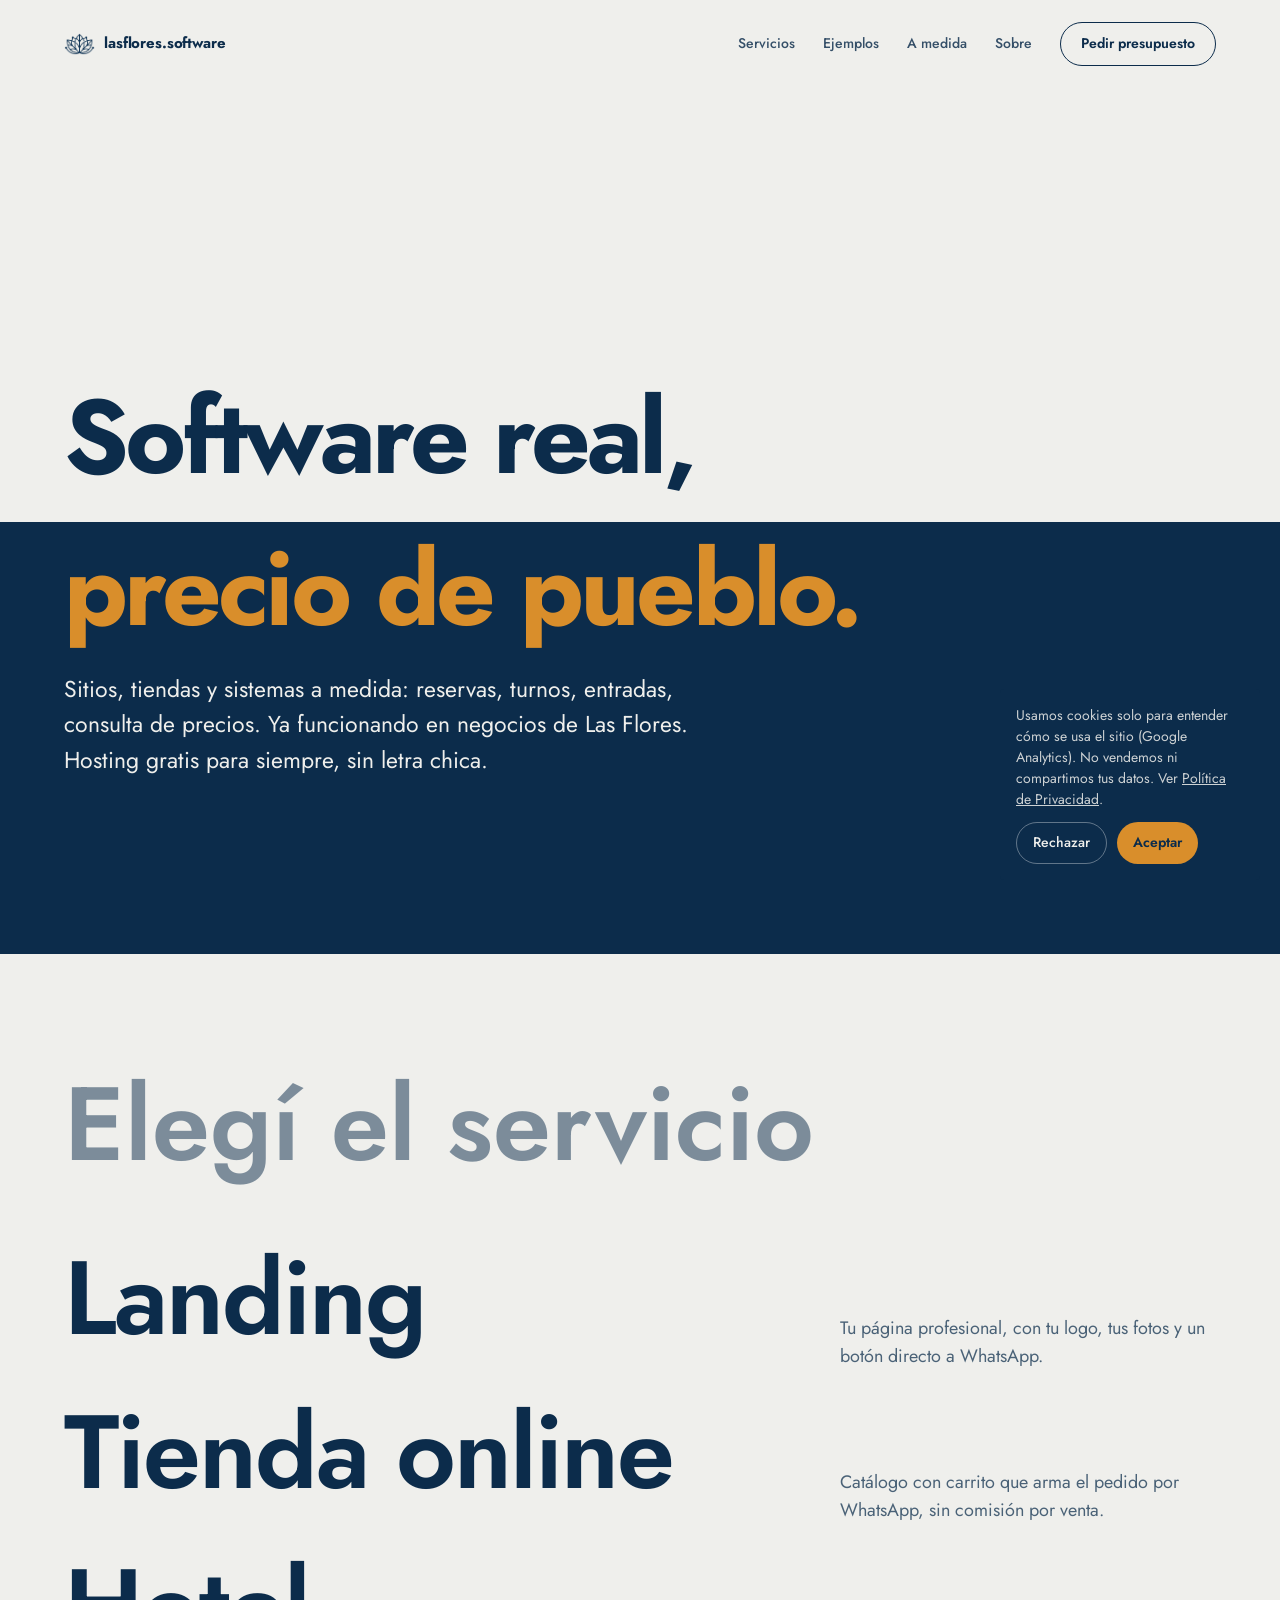
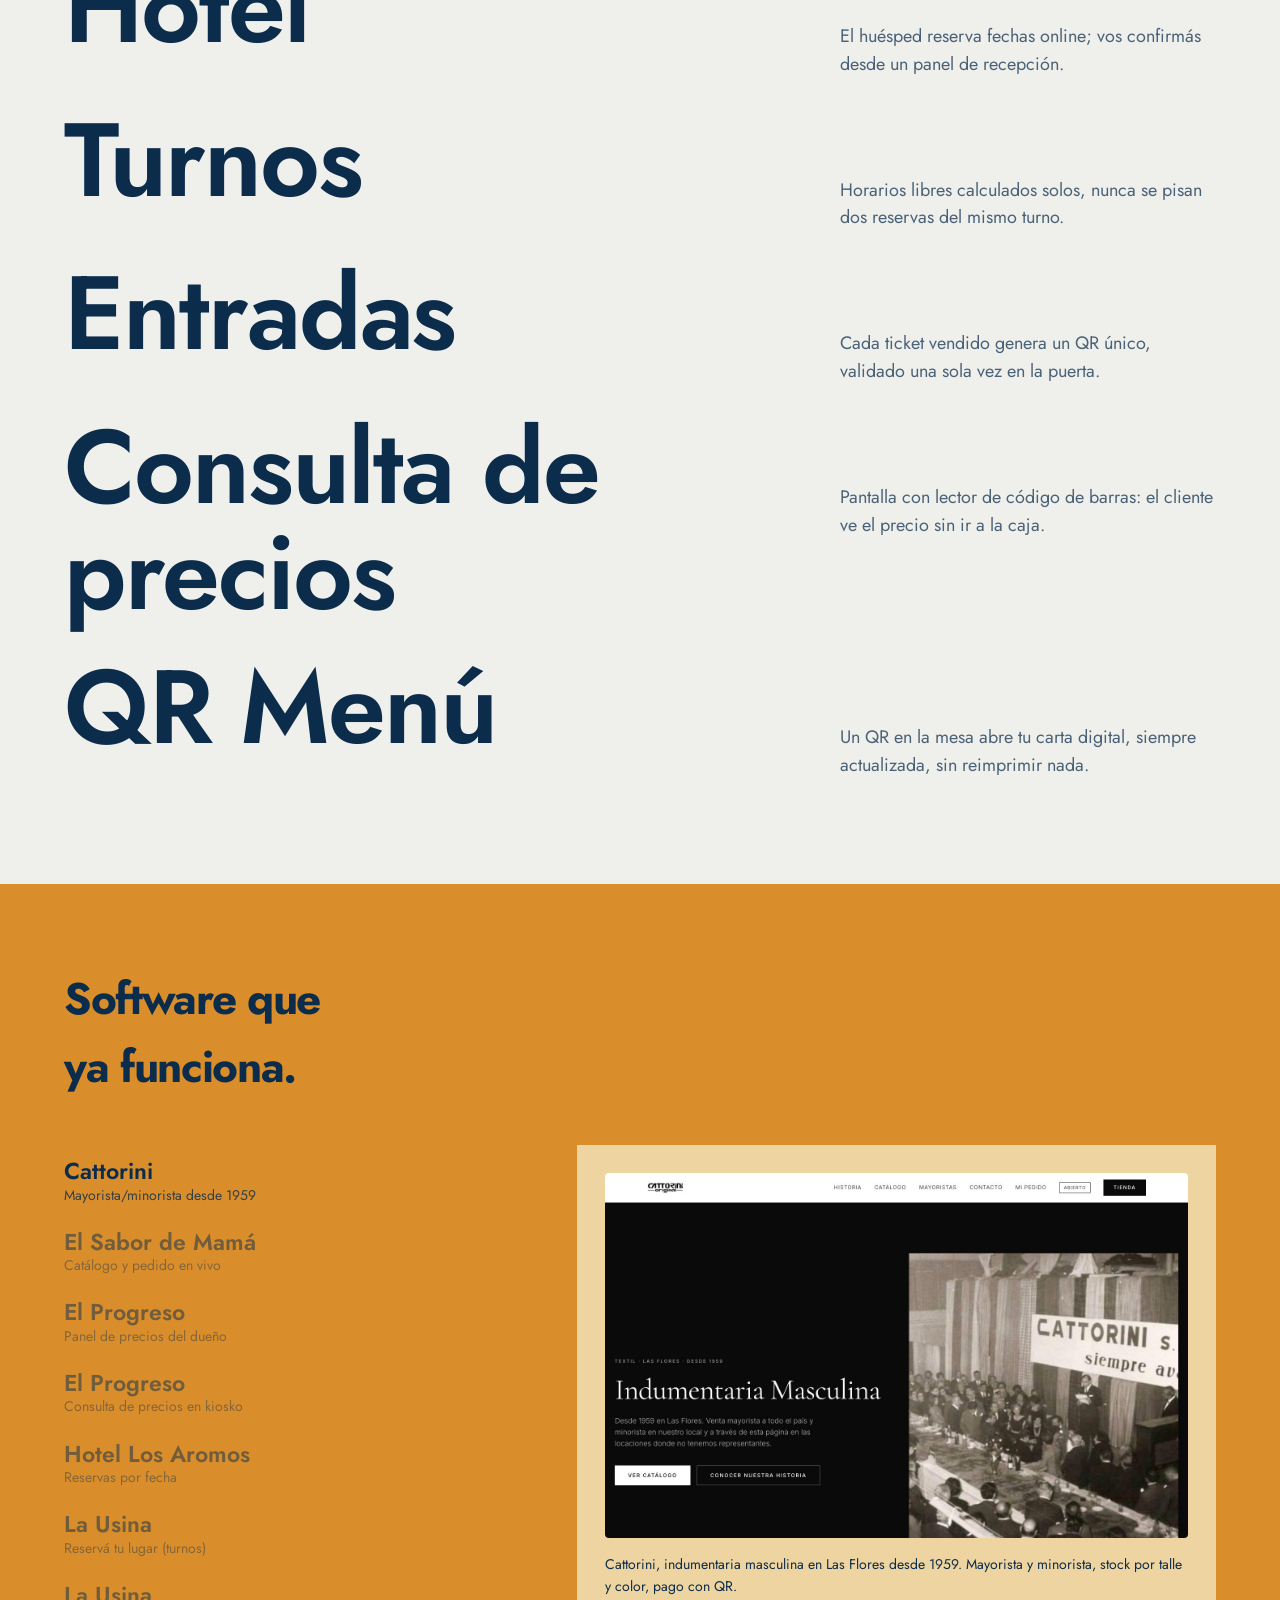
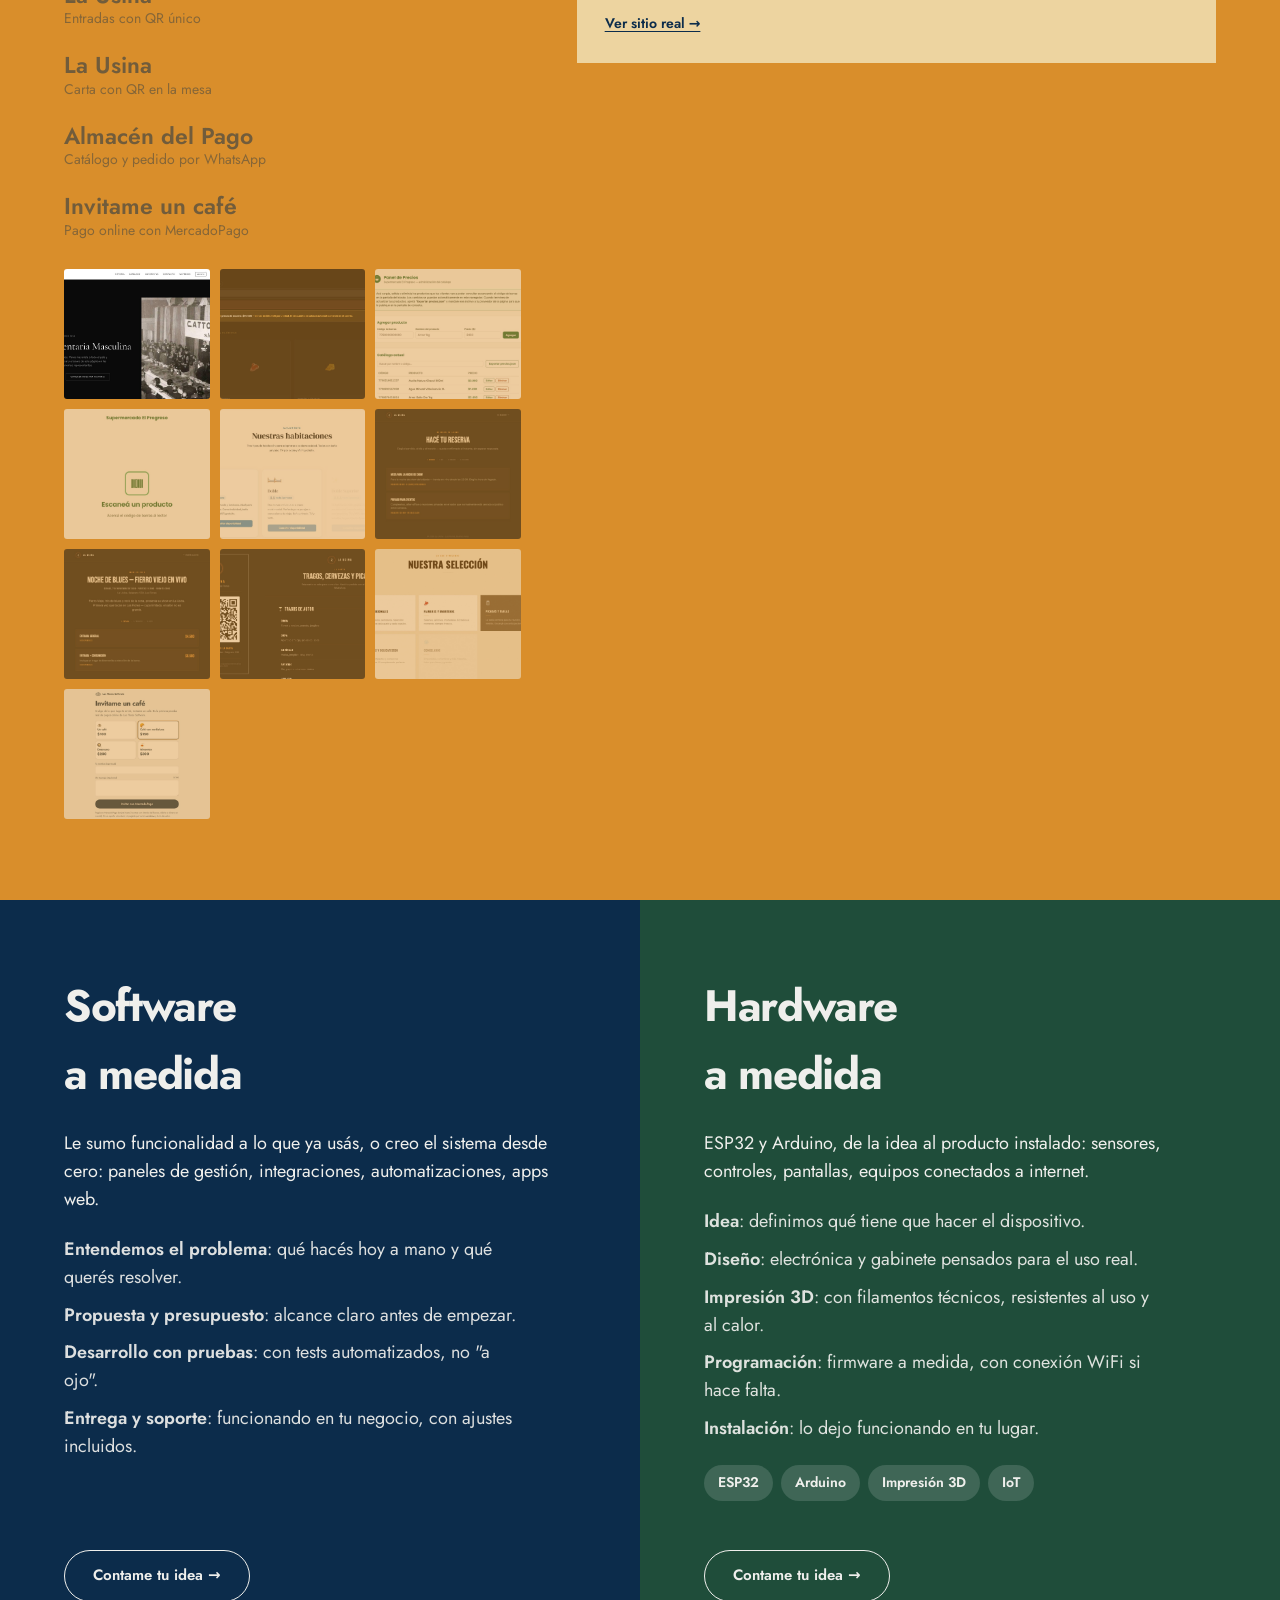
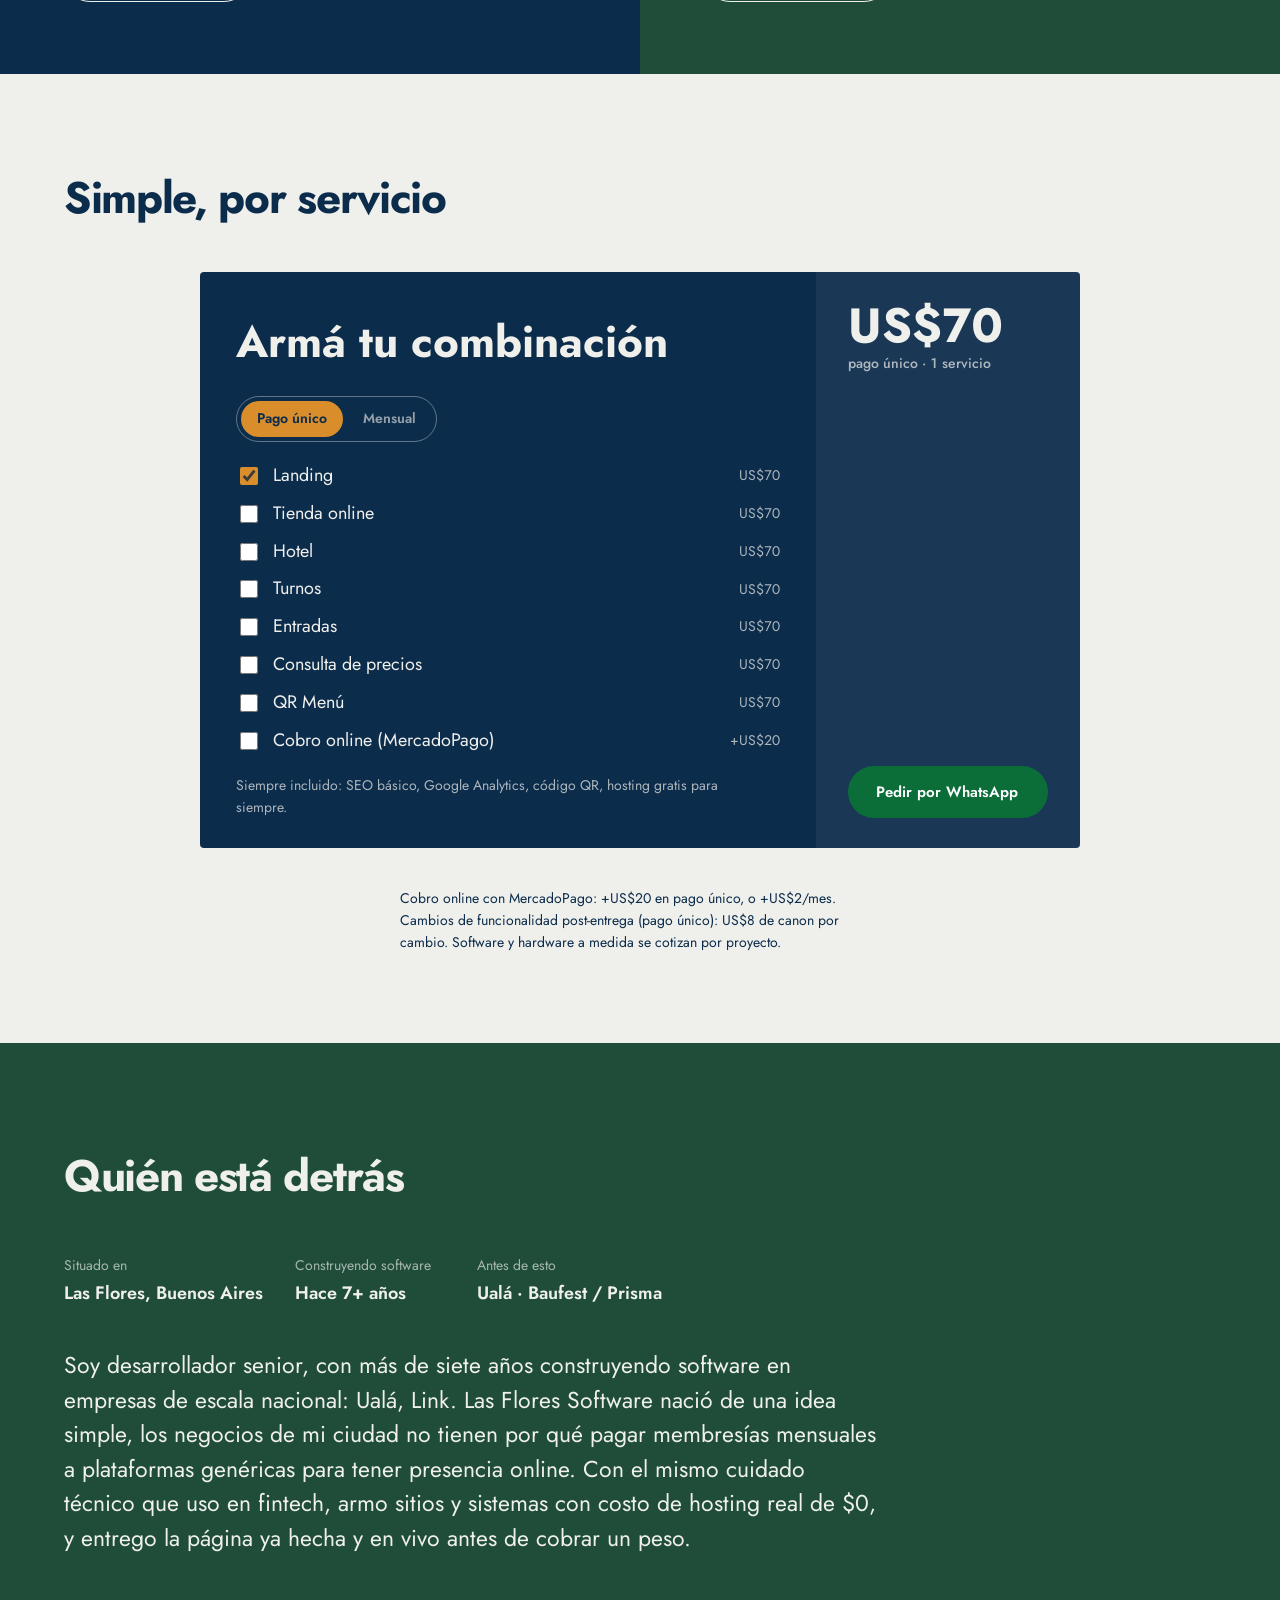
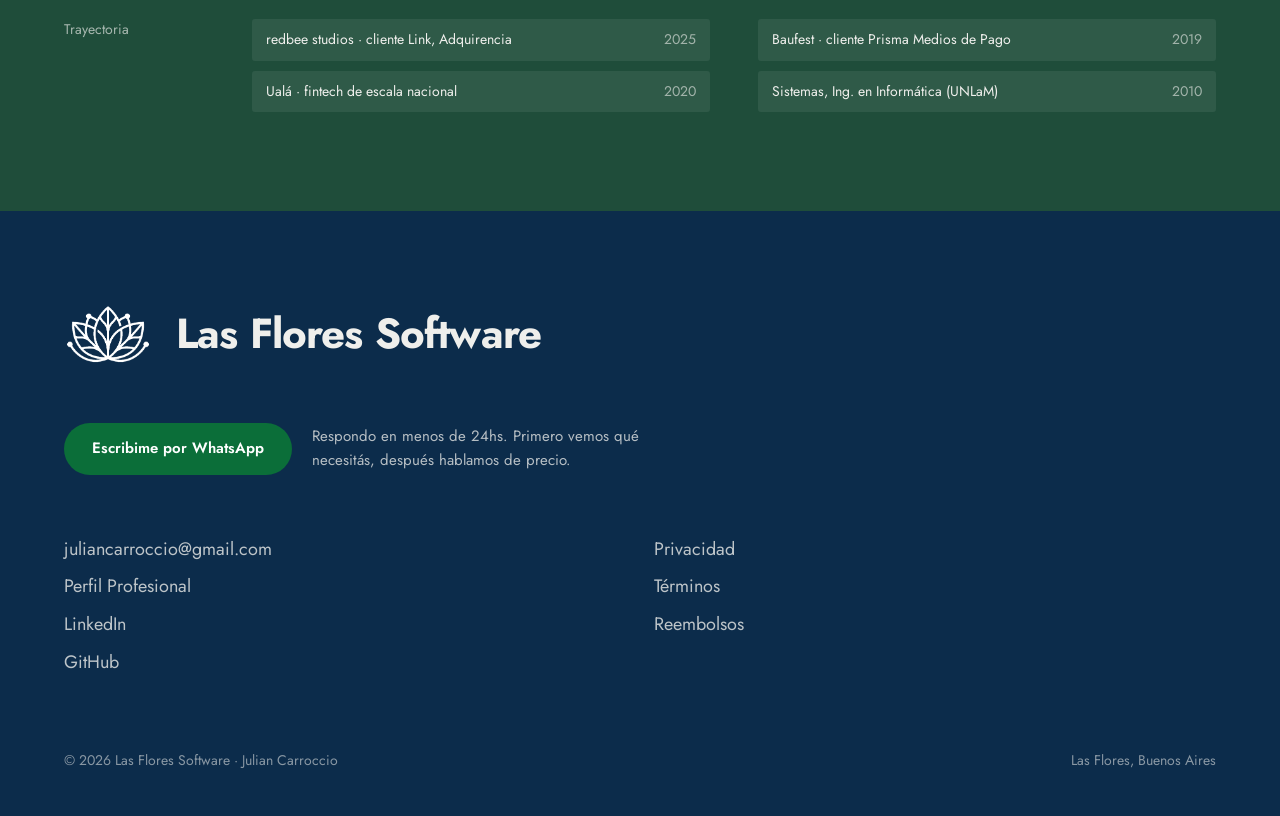
<file: index.html>
<!DOCTYPE html>
<html lang="es">
<head>
<meta charset="UTF-8" />
<meta name="viewport" content="width=device-width, initial-scale=1.0" />
<title>Las Flores Software: software real, precio de pueblo</title>
<link rel="icon" type="image/png" sizes="32x32" href="assets/favicon-32.png" />
<link rel="icon" type="image/png" sizes="512x512" href="assets/favicon-512.png" />
<link rel="apple-touch-icon" href="assets/apple-touch-icon.png" />

<meta name="description" content="Sitios web, tiendas online y sistemas a medida (reservas, turnos, entradas) para negocios de Las Flores, Buenos Aires. Pago único o mensual, hosting gratis para siempre." />
<meta name="author" content="Julian Carroccio" />
<link rel="canonical" href="https://lasflores.software" />

<meta property="og:type" content="website" />
<meta property="og:url" content="https://lasflores.software" />
<meta property="og:title" content="Las Flores Software: software real, precio de pueblo" />
<meta property="og:description" content="Sitios web, tiendas online y sistemas a medida para negocios de Las Flores. Pago único o mensual, hosting gratis para siempre." />
<meta property="og:image" content="https://lasflores.software/assets/favicon-512.png" />
<meta property="og:locale" content="es_AR" />

<meta name="twitter:card" content="summary" />
<meta name="twitter:title" content="Las Flores Software" />
<meta name="twitter:description" content="Sitios web, tiendas online y sistemas a medida para negocios de Las Flores." />
<meta name="twitter:image" content="https://lasflores.software/assets/favicon-512.png" />

<script type="application/ld+json">
{
  "@context": "https://schema.org",
  "@type": "ProfessionalService",
  "name": "Las Flores Software",
  "url": "https://lasflores.software",
  "founder": { "@type": "Person", "name": "Julian Carroccio" },
  "address": { "@type": "PostalAddress", "addressLocality": "Las Flores", "addressRegion": "Buenos Aires", "addressCountry": "AR" },
  "sameAs": ["https://github.com/juliancarroccio", "https://ar.linkedin.com/in/julian-carroccio"]
}
</script>

<link rel="preconnect" href="https://fonts.googleapis.com" />
<link rel="preconnect" href="https://fonts.gstatic.com" crossorigin />
<link href="https://fonts.googleapis.com/css2?family=Jost:wght@400;500;600;700&display=swap" rel="stylesheet" />
<noscript><style>[data-reveal]{opacity:1!important;transform:none!important;}</style></noscript>

<style>
*, *::before, *::after { box-sizing: border-box; }
html { -webkit-text-size-adjust: 100%; scroll-behavior: auto; overflow-x: hidden; }
body { margin: 0; overflow-x: hidden; max-width: 100%; background: #EFEFEC; color: #0C2C4B; font-family: 'Jost', system-ui, sans-serif; font-size: 16px; line-height: 1.55; -webkit-font-smoothing: antialiased; }
h1,h2,h3,h4,p,ul,ol,figure,blockquote { margin: 0; }
ul,ol { padding: 0; list-style: none; }
img,svg { display: block; max-width: 100%; }
button, input { font: inherit; color: inherit; }
button { background: none; border: 0; padding: 0; cursor: pointer; }
a { color: inherit; text-decoration: none; }
:focus-visible { outline: 2px solid #D98E2B; outline-offset: 3px; }
::selection { background: #D98E2B; color: #0C2C4B; }

:root {
  --navy: #0C2C4B;
  --paper: #EFEFEC;
  --gold: #D98E2B;
  --gold-dim: #B5752A;
  --green: #1F4D3A;
  --muted-on-paper: #43596E;
  --muted-on-navy: #93A7B8;
  --wa: #0B6E39;
  --margin: clamp(20px, 5vw, 80px);
  --step-small: 14px;
  --step-body: clamp(17px, 1rem + 0.2vw, 18px);
  --step-lead: clamp(20px, 1.2rem + 0.5vw, 23px);
  --step-head: clamp(30px, 1.2rem + 2.6vw, 44px);
  --step-display: clamp(48px, 1.5rem + 7.5vw, 104px);
  --ease-out: cubic-bezier(.22,1,.36,1);
  --t-reveal: 760ms;
}

h1,h2,h3 { font-weight: 700; letter-spacing: -0.03em; text-wrap: balance; }
p { max-width: 62ch; }

/* ---------- fixed header: no bar, no blur, ink follows the chapter beneath it ---------- */
header.sitenav {
  position: fixed; top: 0; left: 0; right: 0; z-index: 100;
  display: flex; align-items: center; justify-content: space-between;
  padding: 22px var(--margin);
  color: var(--header-ink, var(--navy));
  transition: color 300ms ease;
  pointer-events: none;
}
header.sitenav * { pointer-events: auto; }
.nav-word { font-weight: 700; font-size: 15px; letter-spacing: -0.01em; display: flex; align-items: center; gap: 9px; }
.nav-word img { height: 22px; width: auto; }
.nav-links { display: flex; align-items: center; gap: 28px; }
.nav-links a.nav-link { font-size: 14px; font-weight: 500; opacity: .82; transition: opacity .18s; }
.nav-links a.nav-link:hover { opacity: 1; }
.nav-btn { font-size: 14px; font-weight: 600; padding: 10px 20px; border: 1.5px solid currentColor; border-radius: 999px; transition: background-color .18s, color .18s; }
.nav-btn:hover { background: currentColor; color: var(--navy); }
.nav-toggle { display: none; width: 30px; height: 30px; flex-direction: column; justify-content: center; gap: 6px; }
.nav-toggle span { display: block; height: 2px; width: 100%; background: currentColor; transition: transform .25s, opacity .25s; }
.nav-toggle.open span:nth-child(1) { transform: translateY(8px) rotate(45deg); }
.nav-toggle.open span:nth-child(2) { opacity: 0; }
.nav-toggle.open span:nth-child(3) { transform: translateY(-8px) rotate(-45deg); }
@media (max-width: 860px) {
  .nav-links { display: none; }
  .nav-toggle { display: flex; }
}

.mobile-menu { position: fixed; inset: 0; z-index: 99; background: var(--navy); color: var(--paper); display: none; flex-direction: column; align-items: flex-start; justify-content: center; gap: 26px; padding: 0 var(--margin); transform: translateY(-16px); opacity: 0; pointer-events: none; transition: opacity .25s, transform .25s; }
.mobile-menu.open { display: flex; opacity: 1; transform: translateY(0); pointer-events: auto; }
.mobile-menu a { font-size: 30px; font-weight: 600; }
.mobile-menu .nav-btn { border-color: var(--paper); margin-top: 8px; }
.mobile-menu .nav-btn:hover { background: var(--paper); color: var(--navy); }

/* ---------- shared section rhythm ---------- */
.field { width: 100%; }
.pad { padding-left: var(--margin); padding-right: var(--margin); }
.small { font-size: var(--step-small); }
.lead { font-size: var(--step-lead); line-height: 1.4; }
.muted-p { color: var(--muted-on-paper); }
.muted-n { color: var(--muted-on-navy); }

.btn { display: inline-flex; align-items: center; gap: 8px; min-height: 52px; padding: 0 28px; background: var(--navy); color: var(--paper); border-radius: 999px; font-weight: 600; font-size: 15px; transition: transform .16s var(--ease-out), opacity .16s; }
.btn:hover { transform: translateY(-2px); opacity: .92; }
.btn:active { transform: scale(.97); }
.btn--on-navy { background: var(--gold); color: var(--navy); }
.btn--on-gold { background: var(--navy); color: var(--paper); }
.btn--on-green { background: var(--paper); color: var(--navy); }
.btn--outline { background: none; border: 1.5px solid currentColor; }
.btn--wa { background: var(--wa); color: #fff; }
.text-link { font-weight: 600; font-size: 15px; border-bottom: 1.5px solid currentColor; padding-bottom: 2px; transition: opacity .16s; }
.text-link:hover { opacity: .7; }

[data-reveal] { opacity: 0; transform: translateY(26px); transition: opacity var(--t-reveal) var(--ease-out), transform var(--t-reveal) var(--ease-out); }
[data-reveal].is-in { opacity: 1; transform: none; }
@media (prefers-reduced-motion: reduce) {
  [data-reveal] { opacity: 1; transform: none; transition: none; }
}

/* ============ HERO ============ */
.hero-top { background: var(--paper); color: var(--navy); min-height: 58svh; display: flex; flex-direction: column; justify-content: flex-end; padding-top: 110px; padding-bottom: 36px; }
.hero-headline { font-size: var(--step-display); line-height: .92; letter-spacing: -0.035em; font-weight: 700; }
.hero-bottom { background: var(--navy); color: var(--paper); min-height: 48svh; padding-top: 20px; padding-bottom: 72px; display: flex; flex-direction: column; justify-content: flex-start; gap: 34px; }
.hero-headline--2 { font-size: var(--step-display); line-height: .92; letter-spacing: -0.035em; font-weight: 700; color: var(--gold); }
.hero-lower-grid { display: grid; grid-template-columns: 1fr; gap: 34px; }
.hero-support { max-width: 46ch; font-size: var(--step-lead); color: var(--paper); opacity: .92; }
.hero-ctas { display: flex; flex-wrap: wrap; gap: 16px; align-items: center; }

/* ============ FEATURES (capabilities at poster scale) ============ */
.features { background: var(--paper); color: var(--navy); padding-top: clamp(72px,10vh,120px); padding-bottom: clamp(72px,10vh,120px); }
.feat-row { display: grid; grid-template-columns: 1fr; gap: 6px; padding: 18px 0; border: none; transition: opacity .25s; }
.feat-row .feat-name { font-size: var(--step-display); font-weight: 600; line-height: 1.02; letter-spacing: -0.02em; }
.feat-row .feat-desc { font-size: var(--step-body); color: var(--navy); opacity: .72; max-width: 46ch; }
@media (min-width: 820px) {
  .feat-row { grid-template-columns: 8fr 4fr; align-items: baseline; gap: 24px; padding: 14px 0; }
  .features-list:hover .feat-row { opacity: .4; }
  .features-list .feat-row:hover { opacity: 1; }
}
.features-head { font-size: var(--step-display); font-weight: 600; color: var(--navy); opacity: .5; padding-bottom: 18px; margin-bottom: 8px; }

/* ============ SHOWCASE (output index, live sheet, adapted) ============ */
.showcase { background: var(--gold); color: var(--navy); padding-top: clamp(64px,9vh,100px); padding-bottom: clamp(64px,9vh,100px); }
.showcase-head { font-size: var(--step-head); max-width: 16ch; margin-bottom: 44px; }
.showcase-grid { display: grid; grid-template-columns: 1fr; gap: 40px; }
@media (min-width: 980px) { .showcase-grid { grid-template-columns: 5fr 7fr; gap: 56px; align-items: start; } }
.showcase-names { display: flex; flex-direction: column; }
.showcase-names button { text-align: left; font-size: var(--step-lead); font-weight: 600; padding: 13px 0; color: var(--navy); opacity: .5; transition: opacity .2s; line-height: 1.15; border-top: none; }
.showcase-names button[aria-pressed="true"] { opacity: 1; }
.showcase-names button:hover { opacity: .85; }
.showcase-names .ex-sub { display: block; font-size: var(--step-small); font-weight: 400; opacity: .8; margin-top: 2px; }
.showcase-stage { background: #EDD4A0; border-radius: 0; min-height: 420px; padding: 28px; display: flex; flex-direction: column; gap: 16px; overflow: hidden; }
.showcase-stage figure { margin: 0; border-radius: 4px; overflow: hidden; background: var(--navy); }
.showcase-stage img { width: 100%; height: auto; display: block; transition: opacity .25s ease; }
.showcase-cap { color: var(--navy); font-size: var(--step-small); display: flex; align-items: center; justify-content: space-between; gap: 16px; flex-wrap: wrap; }
.showcase-cap a { font-weight: 600; text-decoration: underline; text-underline-offset: 3px; white-space: nowrap; }
.showcase-thumbs { display: grid; grid-template-columns: repeat(3, 1fr); gap: 10px; margin-top: 18px; }
.showcase-thumbs img { width: 100%; height: 130px; object-fit: cover; object-position: top; border-radius: 3px; opacity: .55; transition: opacity .2s; }
.showcase-thumbs button[aria-pressed="true"] img { opacity: 1; }
@media (max-width: 979px) {
  .showcase-names { flex-direction: row; flex-wrap: wrap; gap: 10px; }
  .showcase-names button { flex: 0 0 auto; font-size: 16px; padding: 10px 16px; background: rgba(12,44,75,.08); border-radius: 999px; }
  .showcase-names .ex-sub { display: none; }
}

/* ============ HOW IT WORKS (a medida, two fields) ============ */
.custom-wrap { display: grid; grid-template-columns: 1fr; }
@media (min-width: 900px) { .custom-wrap { grid-template-columns: 1fr 1fr; } }
.custom-panel { padding: clamp(56px,8vh,96px) var(--margin); display: flex; flex-direction: column; gap: 22px; min-height: 86svh; }
.custom-panel.c-navy { background: var(--navy); color: var(--paper); }
.custom-panel.c-green { background: var(--green); color: var(--paper); }
.custom-panel h3 { font-size: var(--step-head); max-width: 12ch; }
.custom-panel p { font-size: var(--step-body); opacity: .9; max-width: 46ch; }
.custom-panel ol { display: flex; flex-direction: column; gap: 10px; counter-reset: step; max-width: 46ch; }
.custom-panel ol li { font-size: var(--step-body); opacity: .92; padding-left: 0; }
.custom-panel ol li strong { font-weight: 600; opacity: 1; }
.custom-tags { display: flex; flex-wrap: wrap; gap: 8px; }
.custom-tags span { font-size: var(--step-small); font-weight: 600; padding: 7px 14px; background: rgba(255,255,255,.14); border-radius: 999px; }
.custom-cta { margin-top: auto; padding-top: 8px; }

/* ============ PRICING (the ticket, interactive) ============ */
.pricing { background: var(--paper); color: var(--navy); padding-top: clamp(72px,10vh,120px); padding-bottom: clamp(72px,10vh,120px); display: flex; flex-direction: column; align-items: center; gap: 40px; }
.pricing-head { font-size: var(--step-head); align-self: flex-start; margin-left: var(--margin); }
.ticket { width: min(880px, calc(100% - 2 * var(--margin))); background: var(--navy); color: var(--paper); display: grid; grid-template-columns: 1fr; border-radius: 4px; position: relative; overflow: hidden; }
@media (min-width: 760px) { .ticket { grid-template-columns: 7fr 3fr; } }
.ticket-main { padding: 36px 36px 30px; display: flex; flex-direction: column; gap: 20px; }
.ticket-stub { padding: 30px 32px; background: rgba(255,255,255,.06); display: flex; flex-direction: column; gap: 16px; justify-content: space-between; }
.ticket-title { font-size: var(--step-head); font-weight: 700; }
.mode-toggle { display: inline-flex; border: 1.5px solid rgba(255,255,255,.35); border-radius: 999px; padding: 4px; gap: 4px; align-self: flex-start; }
.mode-toggle button { font-size: var(--step-small); font-weight: 600; padding: 7px 16px; border-radius: 999px; color: var(--paper); opacity: .6; }
.mode-toggle button[aria-pressed="true"] { background: var(--gold); color: var(--navy); opacity: 1; }
.svc-list { display: flex; flex-direction: column; gap: 10px; }
.svc-row { display: flex; align-items: center; gap: 12px; font-size: var(--step-body); cursor: pointer; }
.svc-row input { width: 18px; height: 18px; accent-color: var(--gold); flex-shrink: 0; }
.svc-row .svc-price { margin-left: auto; font-variant-numeric: tabular-nums; opacity: .7; font-size: var(--step-small); }
.ticket-note { font-size: var(--step-small); opacity: .7; }
.ticket-price { font-size: clamp(32px, 5vw, 48px); font-weight: 700; line-height: 1; font-variant-numeric: tabular-nums; }
.ticket-price span { font-size: var(--step-small); font-weight: 500; opacity: .7; display: block; margin-top: 6px; }
.pricing-foot { max-width: 60ch; text-align: left; font-size: var(--step-small); color: var(--navy); opacity: .72; margin-left: var(--margin); margin-right: var(--margin); }
.pricing-foot strong { color: var(--navy); }

/* ============ ABOUT (side facts, wide paragraph) ============ */
.about { background: var(--green); color: var(--paper); padding-top: clamp(80px,11vh,130px); padding-bottom: clamp(80px,11vh,130px); }
.about-head { font-size: var(--step-head); max-width: 16ch; margin-bottom: 44px; }
.about-facts { display: flex; flex-wrap: wrap; gap: 32px; margin-bottom: 40px; }
.about-facts div { min-width: 150px; }
.about-facts .fl { font-size: var(--step-small); opacity: .65; margin-bottom: 4px; }
.about-facts .fv { font-size: var(--step-body); font-weight: 600; }
.about-para { font-size: var(--step-lead); line-height: 1.5; max-width: 58ch; }
.about-record { margin-top: 64px; display: grid; grid-template-columns: 1fr; gap: 10px 48px; }
@media (min-width: 760px) { .about-record { grid-template-columns: 140px 1fr 1fr; align-items: start; } }
.about-record .rec-label { font-size: var(--step-small); opacity: .65; }
.about-record .rec-col { display: flex; flex-direction: column; gap: 10px; }
.about-record .rec-item { display: flex; justify-content: space-between; gap: 20px; font-size: var(--step-small); background: rgba(255,255,255,.07); padding: 10px 14px; border-radius: 3px; }
.about-record .rec-item .y { opacity: .6; }

/* ============ FOOTER ============ */
footer.site-footer { background: var(--navy); color: var(--paper); padding: clamp(64px,10vh,110px) var(--margin) 44px; display: flex; flex-direction: column; gap: 56px; }
.footer-mark { display: flex; align-items: center; gap: 24px; flex-wrap: wrap; }
.footer-mark img { width: clamp(56px,7vw,88px); height: auto; filter: invert(1) brightness(2); }
.footer-mark .fname { font-size: clamp(26px, 3.4vw, 42px); font-weight: 700; letter-spacing: -0.02em; }
.footer-cta-row { display: flex; flex-wrap: wrap; gap: 20px; align-items: center; }
.footer-cols { display: grid; grid-template-columns: 1fr; gap: 28px; }
@media (min-width: 700px) { .footer-cols { grid-template-columns: 1fr 1fr; } }
.footer-col a { display: block; font-size: var(--step-body); opacity: .78; padding: 5px 0; transition: opacity .16s; }
.footer-col a:hover { opacity: 1; }
.footer-bottom { display: flex; justify-content: space-between; flex-wrap: wrap; gap: 12px; font-size: var(--step-small); opacity: .55; margin-top: 12px; }

/* ============ cookie banner + back to top (flat, no glass) ============ */
.cookie-banner { position: fixed; right: 20px; bottom: 20px; z-index: 95; width: min(260px, calc(100vw - 40px)); background: var(--navy); color: var(--paper); padding: 16px; border-radius: 4px; display: flex; flex-direction: column; gap: 12px; transform: translateY(calc(100% + 20px)); transition: transform .3s var(--ease-out); }
.cookie-banner.visible { transform: translateY(0); }
.cookie-text, .cookie-text-short { font-size: var(--step-small); opacity: .85; line-height: 1.5; }
.cookie-text a, .cookie-text-short a { text-decoration: underline; }
.cookie-text-short { display: none; }
.cookie-actions { display: flex; gap: 10px; }
@media (max-width: 480px) {
  .cookie-banner { right: 12px; bottom: 12px; padding: 10px; gap: 0; width: auto; flex-direction: row; align-items: center; }
  .cookie-text, .cookie-text-short { display: none; }
  .cookie-actions { gap: 8px; }
  .btn-cookie-accept, .btn-cookie-reject { padding: 8px 14px; }
}
.btn-cookie-accept { background: var(--gold); color: var(--navy); border: none; padding: 9px 16px; border-radius: 999px; font-size: var(--step-small); font-weight: 600; }
.btn-cookie-reject { background: none; border: 1.5px solid rgba(255,255,255,.35); color: var(--paper); padding: 9px 16px; border-radius: 999px; font-size: var(--step-small); font-weight: 500; }

.back-to-top { position: fixed; bottom: 28px; left: 28px; z-index: 90; width: 48px; height: 48px; border-radius: 50%; background: var(--navy); color: var(--paper); display: flex; align-items: center; justify-content: center; font-size: 18px; opacity: 0; transform: translateY(10px); pointer-events: none; transition: opacity .25s, transform .25s; }
.back-to-top.visible { opacity: 1; transform: translateY(0); pointer-events: auto; }
.back-to-top:hover { opacity: .85; }

/* ============ moving picture: slow drift on the showcase screenshot ============ */
@media (prefers-reduced-motion: no-preference) {
  .showcase-stage figure img { animation: ad-drift 14s ease-in-out infinite alternate; }
  @keyframes ad-drift { from { transform: scale(1.0); } to { transform: scale(1.045); } }
}
</style>
</head>
<body>

<header class="sitenav">
  <a href="#hero" class="nav-word"><img src="assets/logo.png" alt="Las Flores Software" /> lasflores.software</a>
  <nav class="nav-links">
    <a class="nav-link" href="#servicios">Servicios</a>
    <a class="nav-link" href="#ejemplos">Ejemplos</a>
    <a class="nav-link" href="#a-medida">A medida</a>
    <a class="nav-link" href="#sobre">Sobre</a>
    <a class="nav-btn" href="#precios">Pedir presupuesto</a>
  </nav>
  <button class="nav-toggle" id="nav-toggle" aria-label="Abrir menú" aria-expanded="false" aria-controls="mobile-menu">
    <span></span><span></span><span></span>
  </button>
</header>

<div class="mobile-menu" id="mobile-menu">
  <a href="#servicios">Servicios</a>
  <a href="#ejemplos">Ejemplos</a>
  <a href="#a-medida">A medida</a>
  <a href="#precios">Precios</a>
  <a href="#sobre">Sobre mí</a>
  <a class="nav-btn" href="https://wa.me/5492244472255?text=Hola%20Julian%2C%20vi%20Las%20Flores%20Software%20y%20quiero%20consultar" target="_blank">Hablar por WhatsApp</a>
</div>

<button class="back-to-top" id="back-to-top" aria-label="Volver arriba">↑</button>

<div class="cookie-banner" id="cookie-banner">
  <p class="cookie-text">Usamos cookies solo para entender cómo se usa el sitio (Google Analytics). No vendemos ni compartimos tus datos. Ver <a href="privacidad.html">Política de Privacidad</a>.</p>
  <p class="cookie-text-short">Usamos cookies para medir visitas. <a href="privacidad.html">Más info</a>.</p>
  <div class="cookie-actions">
    <button class="btn-cookie-reject" id="cookie-reject">Rechazar</button>
    <button class="btn-cookie-accept" id="cookie-accept">Aceptar</button>
  </div>
</div>

<!-- ============ HERO (two fields, one section) ============ -->
<section id="hero">
  <div class="hero-top field pad" data-ink="#0C2C4B">
    <h1 class="hero-headline" data-reveal>Software real,</h1>
  </div>
  <div class="hero-bottom field pad" data-ink="#EFEFEC">
    <p class="hero-headline--2" data-reveal>precio de pueblo.</p>
    <div class="hero-lower-grid">
      <div>
        <p class="hero-support" data-reveal>Sitios, tiendas y sistemas a medida: reservas, turnos, entradas, consulta de precios. Ya funcionando en negocios de Las Flores. Hosting gratis para siempre, sin letra chica.</p>
        <div class="hero-ctas" data-reveal style="margin-top:34px">
          <a href="#precios" class="btn btn--on-navy">Ver precios</a>
          <a href="https://wa.me/5492244472255?text=Hola%20Julian%2C%20vi%20Las%20Flores%20Software%20y%20quiero%20consultar" target="_blank" class="text-link" style="color:var(--paper)">Hablemos por WhatsApp →</a>
        </div>
      </div>
    </div>
  </div>
</section>

<!-- ============ SERVICIOS (capabilities at poster scale) ============ -->
<section id="servicios" class="features field pad" data-ink="#0C2C4B">
  <div class="features-list">
    <p class="features-head">Elegí el servicio</p>

    <div class="feat-row" data-reveal>
      <div class="feat-name">Landing</div>
      <div class="feat-desc">Tu página profesional, con tu logo, tus fotos y un botón directo a WhatsApp.</div>
    </div>
    <div class="feat-row" data-reveal>
      <div class="feat-name">Tienda online</div>
      <div class="feat-desc">Catálogo con carrito que arma el pedido por WhatsApp, sin comisión por venta.</div>
    </div>
    <div class="feat-row" data-reveal>
      <div class="feat-name">Hotel</div>
      <div class="feat-desc">El huésped reserva fechas online; vos confirmás desde un panel de recepción.</div>
    </div>
    <div class="feat-row" data-reveal>
      <div class="feat-name">Turnos</div>
      <div class="feat-desc">Horarios libres calculados solos, nunca se pisan dos reservas del mismo turno.</div>
    </div>
    <div class="feat-row" data-reveal>
      <div class="feat-name">Entradas</div>
      <div class="feat-desc">Cada ticket vendido genera un QR único, validado una sola vez en la puerta.</div>
    </div>
    <div class="feat-row" data-reveal>
      <div class="feat-name">Consulta de precios</div>
      <div class="feat-desc">Pantalla con lector de código de barras: el cliente ve el precio sin ir a la caja.</div>
    </div>
    <div class="feat-row" data-reveal>
      <div class="feat-name">QR Menú</div>
      <div class="feat-desc">Un QR en la mesa abre tu carta digital, siempre actualizada, sin reimprimir nada.</div>
    </div>
  </div>
</section>

<!-- ============ EJEMPLOS (output index, live sheet, adapted) ============ -->
<section id="ejemplos" class="showcase field pad" data-ink="#0C2C4B">
  <h2 class="showcase-head" data-reveal>Software que ya funciona.</h2>
  <div class="showcase-grid" data-reveal>
    <div>
      <div class="showcase-names" id="ex-names" role="tablist" aria-label="Ejemplos reales"></div>
      <div class="showcase-thumbs" id="ex-thumbs"></div>
    </div>
    <div class="showcase-stage">
      <figure>
        <img id="ex-img" src="assets/examples/cattorini.jpg" alt="Cattorini: panel de tienda textil mayorista y minorista" width="1440" height="900" />
      </figure>
      <div class="showcase-cap">
        <span id="ex-cap">Cattorini, indumentaria masculina en Las Flores desde 1959. Mayorista y minorista, stock por talle y color, pago con QR.</span>
        <a id="ex-link" href="https://cattorinioriginal.com/" target="_blank" rel="noopener">Ver sitio real →</a>
      </div>
    </div>
  </div>
  <noscript>
    <div class="showcase-grid" style="margin-top:32px">
      <ul style="display:flex;flex-direction:column;gap:14px;font-size:17px;">
        <li><a href="https://cattorinioriginal.com/" target="_blank">Cattorini, mayorista/minorista desde 1959 (sitio real) →</a></li>
        <li><a href="https://elsabordemama.github.io/tienda.html" target="_blank">El Sabor de Mamá, catálogo de empanadas (sitio real) →</a></li>
        <li><a href="https://juliancarroccio.github.io/pushcommerce/pages/el_progreso/panel.html" target="_blank">El Progreso, panel de precios del dueño (demo) →</a></li>
        <li><a href="https://juliancarroccio.github.io/pushcommerce/pages/el_progreso/consulta.html" target="_blank">El Progreso, consulta en kiosko (demo) →</a></li>
        <li><a href="https://juliancarroccio.github.io/pushcommerce/pages/hotel_los_aromos/" target="_blank">Hotel Los Aromos, reservas (demo) →</a></li>
        <li><a href="https://juliancarroccio.github.io/pushcommerce/pages/la_usina/agenda.html" target="_blank">La Usina, reservá tu lugar (demo) →</a></li>
        <li><a href="https://juliancarroccio.github.io/pushcommerce/pages/la_usina/evento.html" target="_blank">La Usina, entradas con QR (demo) →</a></li>
        <li><a href="https://juliancarroccio.github.io/pushcommerce/pages/la_usina/menu.html" target="_blank">La Usina, carta con QR en la mesa (demo) →</a></li>
        <li><a href="https://juliancarroccio.github.io/pushcommerce/pages/almacen_del_pago/" target="_blank">Almacén del Pago, catálogo y pedido (demo) →</a></li>
        <li><a href="https://juliancarroccio.github.io/pushcommerce/pages/invitame-cafe/" target="_blank">Invitame un café, pago online con MercadoPago (demo con pago real) →</a></li>
      </ul>
    </div>
  </noscript>
</section>

<!-- ============ A MEDIDA (two fields) ============ -->
<section id="a-medida" class="custom-wrap" data-ink="#EFEFEC">
  <div class="custom-panel c-navy">
    <h3 data-reveal>Software a medida</h3>
    <p data-reveal>Le sumo funcionalidad a lo que ya usás, o creo el sistema desde cero: paneles de gestión, integraciones, automatizaciones, apps web.</p>
    <ol data-reveal>
      <li><strong>Entendemos el problema</strong>: qué hacés hoy a mano y qué querés resolver.</li>
      <li><strong>Propuesta y presupuesto</strong>: alcance claro antes de empezar.</li>
      <li><strong>Desarrollo con pruebas</strong>: con tests automatizados, no "a ojo".</li>
      <li><strong>Entrega y soporte</strong>: funcionando en tu negocio, con ajustes incluidos.</li>
    </ol>
    <div class="custom-cta" data-reveal>
      <a href="https://wa.me/5492244472255?text=Hola%20Julian%2C%20quiero%20consultar%20por%20software%20a%20medida" target="_blank" class="btn btn--outline">Contame tu idea →</a>
    </div>
  </div>
  <div class="custom-panel c-green">
    <h3 data-reveal>Hardware a medida</h3>
    <p data-reveal>ESP32 y Arduino, de la idea al producto instalado: sensores, controles, pantallas, equipos conectados a internet.</p>
    <ol data-reveal>
      <li><strong>Idea</strong>: definimos qué tiene que hacer el dispositivo.</li>
      <li><strong>Diseño</strong>: electrónica y gabinete pensados para el uso real.</li>
      <li><strong>Impresión 3D</strong>: con filamentos técnicos, resistentes al uso y al calor.</li>
      <li><strong>Programación</strong>: firmware a medida, con conexión WiFi si hace falta.</li>
      <li><strong>Instalación</strong>: lo dejo funcionando en tu lugar.</li>
    </ol>
    <div class="custom-tags" data-reveal>
      <span>ESP32</span><span>Arduino</span><span>Impresión 3D</span><span>IoT</span>
    </div>
    <div class="custom-cta" data-reveal>
      <a href="https://wa.me/5492244472255?text=Hola%20Julian%2C%20quiero%20consultar%20por%20hardware%20a%20medida" target="_blank" class="btn btn--outline">Contame tu idea →</a>
    </div>
  </div>
</section>

<!-- ============ PRECIOS (the ticket, interactive) ============ -->
<section id="precios" class="pricing field" data-ink="#0C2C4B">
  <h2 class="pricing-head" data-reveal>Simple, por servicio</h2>

  <div class="ticket" data-reveal data-ui>
    <div class="ticket-main">
      <div class="ticket-title">Armá tu combinación</div>
      <div class="mode-toggle" role="group" aria-label="Forma de pago">
        <button type="button" data-mode="unico" aria-pressed="true">Pago único</button>
        <button type="button" data-mode="mensual" aria-pressed="false">Mensual</button>
      </div>
      <div class="svc-list" id="svc-list">
        <!-- filled by JS; noscript fallback below -->
      </div>
      <p class="ticket-note">Siempre incluido: SEO básico, Google Analytics, código QR, hosting gratis para siempre.</p>
    </div>
    <div class="ticket-stub">
      <div>
        <div class="ticket-price" id="ticket-price">US$70<span>pago único · 1 servicio</span></div>
      </div>
      <a href="#" id="ticket-wa" class="btn btn--wa" target="_blank" rel="noopener">Pedir por WhatsApp</a>
    </div>
  </div>
  <noscript>
    <p class="pricing-foot">Pago único: <strong>US$70 por servicio</strong>, para siempre, hosting $0. Mensual: <strong>US$8/mes por servicio</strong>, cancelás cuando quieras. Cobro online con MercadoPago: +US$20 (pago único) o +US$2/mes. Escribime por WhatsApp para armar tu combinación.</p>
  </noscript>
  <p class="pricing-foot" data-reveal>Cobro online con MercadoPago: +US$20 en pago único, o +US$2/mes. Cambios de funcionalidad post-entrega (pago único): US$8 de canon por cambio. Software y hardware a medida se cotizan por proyecto.</p>
</section>

<!-- ============ SOBRE (side facts, wide paragraph) ============ -->
<section id="sobre" class="about field pad" data-ink="#EFEFEC">
  <h2 class="about-head" data-reveal>Quién está detrás</h2>
  <div class="about-facts" data-reveal>
    <div><div class="fl">Situado en</div><div class="fv">Las Flores, Buenos Aires</div></div>
    <div><div class="fl">Construyendo software</div><div class="fv">Hace 7+ años</div></div>
    <div><div class="fl">Antes de esto</div><div class="fv">Ualá · Baufest / Prisma</div></div>
  </div>
  <p class="about-para" data-reveal>
    Soy desarrollador senior, con más de siete años construyendo software en empresas de escala nacional: Ualá, Link. Las Flores Software nació de una idea simple, los negocios de mi ciudad no tienen por qué pagar membresías mensuales a plataformas genéricas para tener presencia online. Con el mismo cuidado técnico que uso en fintech, armo sitios y sistemas con costo de hosting real de $0, y entrego la página ya hecha y en vivo antes de cobrar un peso.
  </p>
  <div class="about-record" data-reveal>
    <div class="rec-label">Trayectoria</div>
    <div class="rec-col">
      <div class="rec-item"><span>redbee studios · cliente Link, Adquirencia</span><span class="y">2025</span></div>
      <div class="rec-item"><span>Ualá · fintech de escala nacional</span><span class="y">2020</span></div>
    </div>
    <div class="rec-col">
      <div class="rec-item"><span>Baufest · cliente Prisma Medios de Pago</span><span class="y">2019</span></div>
      <div class="rec-item"><span>Sistemas, Ing. en Informática (UNLaM)</span><span class="y">2010</span></div>
    </div>
  </div>
</section>

<!-- ============ FOOTER ============ -->
<footer class="site-footer" id="contacto" data-ink="#EFEFEC">
  <div class="footer-mark" data-reveal>
    <img src="assets/logo.png" alt="" aria-hidden="true" />
    <div class="fname">Las Flores Software</div>
  </div>
  <div class="footer-cta-row" data-reveal>
    <a href="https://wa.me/5492244472255?text=Hola%20Julian%2C%20vi%20Las%20Flores%20Software%20y%20quiero%20consultar" target="_blank" class="btn btn--wa">Escribime por WhatsApp</a>
    <p style="max-width:40ch;opacity:.75;font-size:15px;">Respondo en menos de 24hs. Primero vemos qué necesitás, después hablamos de precio.</p>
  </div>
  <div class="footer-cols" data-reveal>
    <div class="footer-col">
      <a href="mailto:juliancarroccio@gmail.com">juliancarroccio@gmail.com</a>
      <a href="https://juliancarroccio.github.io/miportfolio" target="_blank">Perfil Profesional</a>
      <a href="https://ar.linkedin.com/in/julian-carroccio" target="_blank">LinkedIn</a>
      <a href="https://github.com/juliancarroccio" target="_blank">GitHub</a>
    </div>
    <div class="footer-col">
      <a href="privacidad.html">Privacidad</a>
      <a href="terminos.html">Términos</a>
      <a href="reembolsos.html">Reembolsos</a>
    </div>
  </div>
  <div class="footer-bottom">
    <span>© 2026 Las Flores Software · Julian Carroccio</span>
    <span>Las Flores, Buenos Aires</span>
  </div>
</footer>

<script>
document.documentElement.classList.add('js');

/* ---------- reveal on scroll ---------- */
(() => {
  const targets = document.querySelectorAll('[data-reveal]');
  if (!('IntersectionObserver' in window)) { targets.forEach(el => el.classList.add('is-in')); return; }
  const io = new IntersectionObserver((entries) => {
    for (const e of entries) { if (e.isIntersecting) { e.target.classList.add('is-in'); io.unobserve(e.target); } }
  }, { rootMargin: '0px 0px -10% 0px', threshold: 0.1 });
  targets.forEach(el => io.observe(el));
  window.addEventListener('load', () => setTimeout(() => {
    targets.forEach(el => { const r = el.getBoundingClientRect(); if (r.top < innerHeight && r.bottom > 0) el.classList.add('is-in'); });
  }, 2500));
})();

/* ---------- nav móvil ---------- */
const navToggle = document.getElementById('nav-toggle');
const mobileMenu = document.getElementById('mobile-menu');
function closeMobileMenu() { navToggle.classList.remove('open'); mobileMenu.classList.remove('open'); navToggle.setAttribute('aria-expanded','false'); }
navToggle.addEventListener('click', () => {
  const open = mobileMenu.classList.toggle('open');
  navToggle.classList.toggle('open', open);
  navToggle.setAttribute('aria-expanded', String(open));
});
mobileMenu.querySelectorAll('a').forEach(a => a.addEventListener('click', closeMobileMenu));

/* ---------- colour by chapter: header ink follows the field beneath it ---------- */
(() => {
  const chapters = document.querySelectorAll('[data-ink]');
  if (!chapters.length || !('IntersectionObserver' in window)) return;
  const io = new IntersectionObserver((entries) => {
    for (const entry of entries) if (entry.isIntersecting) document.documentElement.style.setProperty('--header-ink', entry.target.dataset.ink);
  }, { rootMargin: '0px 0px -92% 0px', threshold: 0 });
  chapters.forEach(el => io.observe(el));
})();

/* ---------- back to top ---------- */
const backToTop = document.getElementById('back-to-top');
window.addEventListener('scroll', () => backToTop.classList.toggle('visible', window.scrollY > 600));
backToTop.addEventListener('click', () => window.scrollTo({ top: 0, behavior: 'smooth' }));

/* ---------- EJEMPLOS: real screenshots, swapped live ---------- */
const EXAMPLES = [
  { name: 'Cattorini', sub: 'Mayorista/minorista desde 1959', img: 'assets/examples/cattorini.jpg', alt: 'Cattorini: panel de tienda textil mayorista y minorista', cap: 'Cattorini, indumentaria masculina en Las Flores desde 1959. Mayorista y minorista, stock por talle y color, pago con QR.', link: 'https://cattorinioriginal.com/', linkLabel: 'Ver sitio real →' },
  { name: 'El Sabor de Mamá', sub: 'Catálogo y pedido en vivo', img: 'assets/examples/el-sabor-de-mama.jpg', alt: 'El Sabor de Mamá: catálogo de empanadas con precio de docena calculado en vivo', cap: 'El Sabor de Mamá, empanadas en Las Flores. Catálogo por categoría, búsqueda y precio de docena que se recalcula solo en el carrito.', link: 'https://elsabordemama.github.io/tienda.html', linkLabel: 'Ver sitio real →' },
  { name: 'El Progreso', sub: 'Panel de precios del dueño', img: 'assets/examples/el-progreso-panel.jpg', alt: 'El Progreso: panel para cargar y editar precios', cap: 'El Progreso (datos de prueba): el panel con el que el dueño carga, edita y borra productos. Lo que cargás acá aparece al instante en la pantalla de consulta.', link: 'https://juliancarroccio.github.io/pushcommerce/pages/el_progreso/panel.html', linkLabel: 'Ver demo →' },
  { name: 'El Progreso', sub: 'Consulta de precios en kiosko', img: 'assets/examples/el-progreso-consulta.jpg', alt: 'El Progreso: pantalla de consulta de precios por código de barras', cap: 'El Progreso (datos de prueba): escaneás o tipeás un código de barras y ves el precio al instante, sin cajero.', link: 'https://juliancarroccio.github.io/pushcommerce/pages/el_progreso/consulta.html', linkLabel: 'Ver demo →' },
  { name: 'Hotel Los Aromos', sub: 'Reservas por fecha', img: 'assets/examples/hotel-los-aromos.jpg', alt: 'Hotel Los Aromos: tipos de habitación y consulta de disponibilidad', cap: 'Hotel Los Aromos (datos de prueba): el huésped elige tipo de habitación y consulta disponibilidad. Vos confirmás desde el panel de recepción.', link: 'https://juliancarroccio.github.io/pushcommerce/pages/hotel_los_aromos/', linkLabel: 'Ver demo →' },
  { name: 'La Usina', sub: 'Reservá tu lugar (turnos)', img: 'assets/examples/la-usina-agenda.jpg', alt: 'La Usina: reserva de mesa para la noche de show o el privado para eventos', cap: 'La Usina (datos de prueba): elegís el servicio, el día y el horario — mesa para la noche de show o el salón privado para eventos. Confirmado al instante.', link: 'https://juliancarroccio.github.io/pushcommerce/pages/la_usina/agenda.html', linkLabel: 'Ver demo →' },
  { name: 'La Usina', sub: 'Entradas con QR único', img: 'assets/examples/la-usina-evento.jpg', alt: 'La Usina: compra de entradas con QR único por comprador', cap: 'La Usina (datos de prueba): compra de entradas con QR único por comprador, validado una sola vez en la puerta. Sin ticketera.', link: 'https://juliancarroccio.github.io/pushcommerce/pages/la_usina/evento.html', linkLabel: 'Ver demo →' },
  { name: 'La Usina', sub: 'Carta con QR en la mesa', img: 'assets/examples/la-usina-qr.jpg', alt: 'La Usina: QR imprimible para la mesa, junto a la carta digital que abre al escanearlo', cap: 'La Usina (datos de prueba): el QR impreso en la mesa abre esta carta digital — tragos, cervezas y picadas con precio, sin carrito, solo para consultar.', link: 'https://juliancarroccio.github.io/pushcommerce/pages/la_usina/menu.html', linkLabel: 'Ver demo →' },
  { name: 'Almacén del Pago', sub: 'Catálogo y pedido por WhatsApp', img: 'assets/examples/almacen-del-pago.jpg', alt: 'Almacén del Pago: catálogo de fiambrería y quesería', cap: 'Almacén del Pago (datos de prueba): fiambrería y quesería, catálogo por categoría con pedido directo armado por WhatsApp.', link: 'https://juliancarroccio.github.io/pushcommerce/pages/almacen_del_pago/', linkLabel: 'Ver demo →' },
  { name: 'Invitame un café', sub: 'Pago online con MercadoPago', img: 'assets/examples/invitame-cafe.jpg', alt: 'Invitame un café: cuatro montos para pagar online con MercadoPago', cap: 'Pago online con MercadoPago: elegís el monto, pagás con tarjeta o dinero en cuenta y el pago se confirma solo, también en el panel del dueño. Es una demo, pero el pago es REAL: si invitás, se te cobra ($100 a $300).', link: 'https://juliancarroccio.github.io/pushcommerce/pages/invitame-cafe/', linkLabel: 'Probar con pago real →' },
];
(() => {
  const namesWrap = document.getElementById('ex-names');
  const thumbsWrap = document.getElementById('ex-thumbs');
  const img = document.getElementById('ex-img');
  const cap = document.getElementById('ex-cap');
  const link = document.getElementById('ex-link');

  function select(i) {
    const ex = EXAMPLES[i];
    namesWrap.querySelectorAll('button').forEach((x, xi) => x.setAttribute('aria-pressed', String(xi === i)));
    thumbsWrap.querySelectorAll('button').forEach((x, xi) => x.setAttribute('aria-pressed', String(xi === i)));
    img.style.opacity = 0;
    setTimeout(() => { img.src = ex.img; img.alt = ex.alt; img.style.opacity = 1; }, 180);
    cap.textContent = ex.cap;
    link.href = ex.link;
    link.textContent = ex.linkLabel;
  }

  EXAMPLES.forEach((ex, i) => {
    const b = document.createElement('button');
    b.type = 'button';
    b.setAttribute('aria-pressed', i === 0 ? 'true' : 'false');
    b.innerHTML = ex.name + '<span class="ex-sub">' + ex.sub + '</span>';
    b.addEventListener('click', () => select(i));
    namesWrap.appendChild(b);

    const t = document.createElement('button');
    t.type = 'button';
    t.setAttribute('aria-pressed', i === 0 ? 'true' : 'false');
    t.setAttribute('aria-label', ex.name + ', ' + ex.sub);
    const ti = document.createElement('img');
    ti.src = ex.img; ti.alt = ''; ti.loading = 'lazy'; ti.width = 320; ti.height = 130;
    t.appendChild(ti);
    t.addEventListener('click', () => select(i));
    thumbsWrap.appendChild(t);
  });
})();

/* ---------- PRECIOS: live calculator ---------- */
const SERVICES = [
  { id: 'landing', name: 'Landing', checked: true },
  { id: 'tienda', name: 'Tienda online', checked: false },
  { id: 'hotel', name: 'Hotel', checked: false },
  { id: 'turnos', name: 'Turnos', checked: false },
  { id: 'entradas', name: 'Entradas', checked: false },
  { id: 'precios', name: 'Consulta de precios', checked: false },
  { id: 'qr', name: 'QR Menú', checked: false },
  { id: 'mp', name: 'Cobro online (MercadoPago)', checked: false, addon: true },
];
(() => {
  const list = document.getElementById('svc-list');
  const priceEl = document.getElementById('ticket-price');
  const waBtn = document.getElementById('ticket-wa');
  const modeBtns = document.querySelectorAll('.mode-toggle button');
  let mode = 'unico';

  SERVICES.forEach(s => {
    const row = document.createElement('label');
    row.className = 'svc-row';
    row.innerHTML = '<input type="checkbox" data-id="' + s.id + '"' + (s.checked ? ' checked' : '') + '><span>' + s.name + '</span><span class="svc-price" data-price-for="' + s.id + '"></span>';
    list.appendChild(row);
  });

  function selected() { return SERVICES.filter(s => list.querySelector('[data-id="' + s.id + '"]').checked); }

  function render() {
    const chosen = selected();
    const core = chosen.filter(s => !s.addon);
    const hasMP = chosen.some(s => s.addon);
    const unit = mode === 'unico' ? 70 : 8;
    const mpCost = mode === 'unico' ? 20 : 2;
    let total = core.length * unit + (hasMP ? mpCost : 0);
    if (chosen.length === 0) total = 0;
    list.querySelectorAll('.svc-price').forEach(el => {
      const id = el.dataset.priceFor;
      const svc = SERVICES.find(s => s.id === id);
      el.textContent = svc.addon ? (mode === 'unico' ? '+US$20' : '+US$2/mes') : (mode === 'unico' ? 'US$70' : 'US$8/mes');
    });
    const label = mode === 'unico' ? 'pago único' : 'por mes';
    const count = core.length + (hasMP ? ' + MP' : '');
    priceEl.innerHTML = 'US$' + total + '<span>' + label + ' · ' + core.length + (core.length === 1 ? ' servicio' : ' servicios') + (hasMP ? ' + MP' : '') + '</span>';
    const names = chosen.map(s => s.name).join(', ') || 'un servicio';
    const msg = 'Hola Julian, vi Las Flores Software y quiero armar: ' + names + ' (' + label + ', US$' + total + ').';
    waBtn.href = 'https://wa.me/5492244472255?text=' + encodeURIComponent(msg);
  }

  list.addEventListener('change', render);
  modeBtns.forEach(btn => btn.addEventListener('click', () => {
    mode = btn.dataset.mode;
    modeBtns.forEach(b => b.setAttribute('aria-pressed', String(b === btn)));
    render();
  }));
  render();
})();

/* ---------- COOKIE BANNER + GA4 ---------- */
const GA4_ID = 'G-CGJE92SB7Y';
function loadGA4() {
  if (window.gaLoaded) return;
  window.gaLoaded = true;
  const s = document.createElement('script');
  s.src = `https://www.googletagmanager.com/gtag/js?id=${GA4_ID}`;
  s.async = true;
  document.head.appendChild(s);
  window.dataLayer = window.dataLayer || [];
  function gtag(){ window.dataLayer.push(arguments); }
  gtag('js', new Date());
  gtag('config', GA4_ID);
  window.gtag = gtag;
}
const cookieBanner = document.getElementById('cookie-banner');
try {
  const consent = localStorage.getItem('lfs_cookie_consent');
  if (consent === 'accepted') loadGA4();
  else if (consent !== 'rejected') cookieBanner.classList.add('visible');
} catch (e) { cookieBanner.classList.add('visible'); }
document.getElementById('cookie-accept').addEventListener('click', () => {
  try { localStorage.setItem('lfs_cookie_consent', 'accepted'); } catch (e) {}
  cookieBanner.classList.remove('visible');
  loadGA4();
});
document.getElementById('cookie-reject').addEventListener('click', () => {
  try { localStorage.setItem('lfs_cookie_consent', 'rejected'); } catch (e) {}
  cookieBanner.classList.remove('visible');
});
</script>
</body>
</html>
</file>
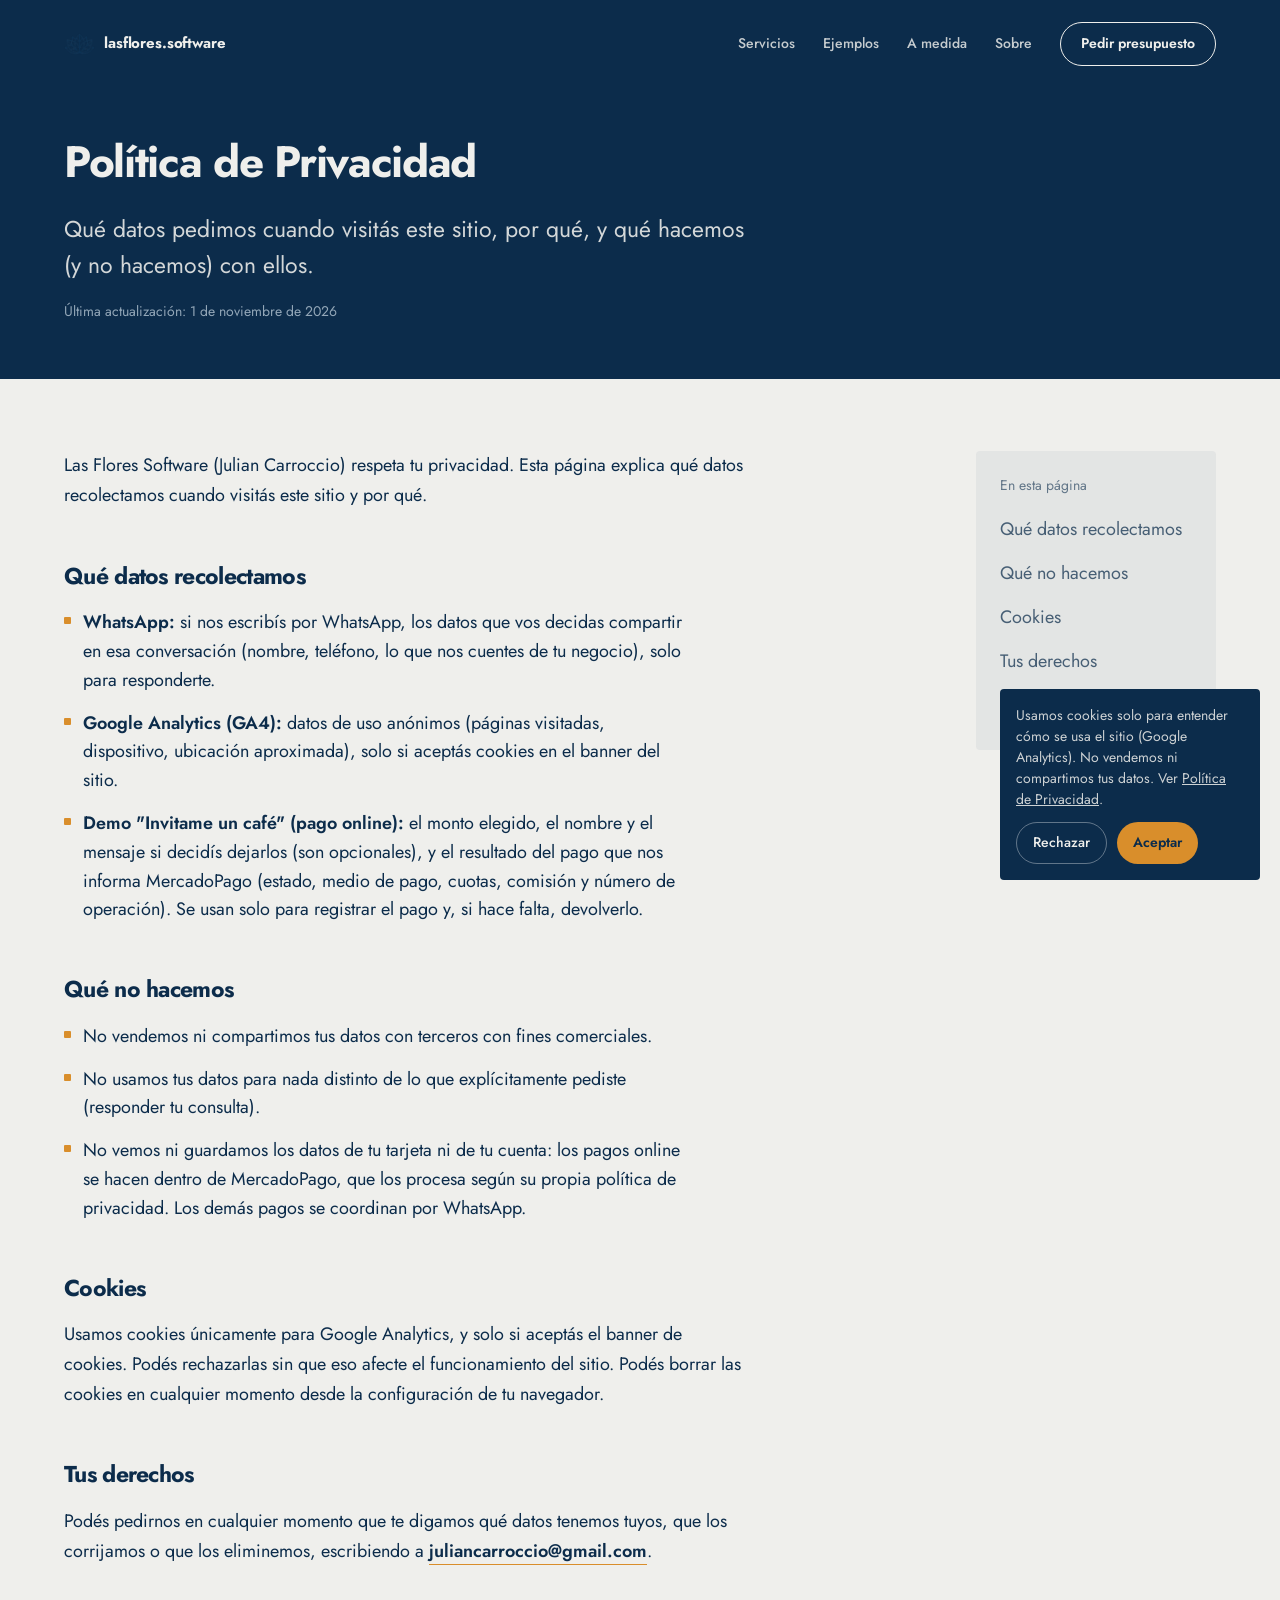
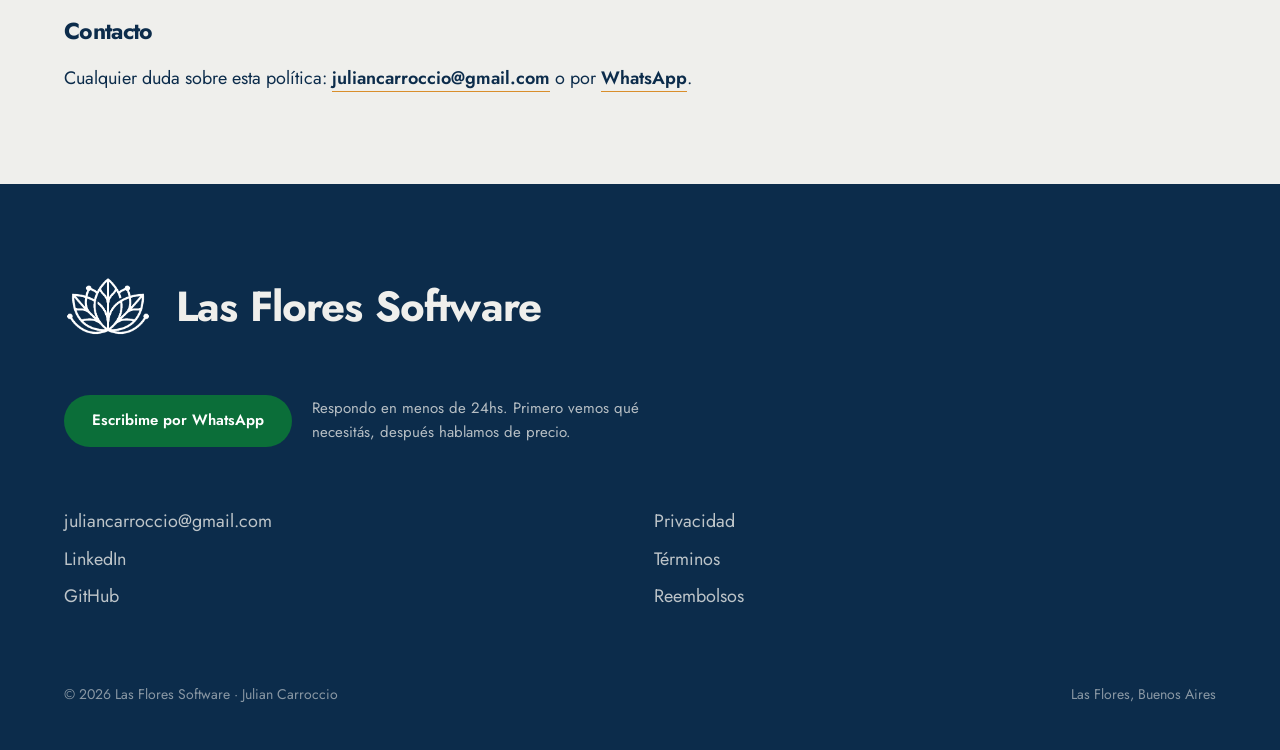
<file: privacidad.html>
<!DOCTYPE html>
<html lang="es">
<head>
<meta charset="UTF-8" />
<meta name="viewport" content="width=device-width, initial-scale=1.0" />
<title>Política de Privacidad — Las Flores Software</title>
<meta name="description" content="Política de privacidad de Las Flores Software: qué datos recolectamos, por qué, y cómo los protegemos." />
<link rel="icon" type="image/png" sizes="32x32" href="assets/favicon-32.png" />
<link rel="canonical" href="https://lasflores.software/privacidad.html" />
<meta name="robots" content="noindex, follow" />

<link rel="preconnect" href="https://fonts.googleapis.com" />
<link rel="preconnect" href="https://fonts.gstatic.com" crossorigin />
<link href="https://fonts.googleapis.com/css2?family=Jost:wght@400;500;600;700&display=swap" rel="stylesheet" />
<link rel="stylesheet" href="assets/chrome.css" />
<noscript><style>[data-reveal]{opacity:1!important;transform:none!important;}</style></noscript>
</head>
<body>

<header class="sitenav">
  <a href="index.html" class="nav-word"><img src="assets/logo.png" alt="Las Flores Software" /> lasflores.software</a>
  <nav class="nav-links">
    <a class="nav-link" href="index.html#servicios">Servicios</a>
    <a class="nav-link" href="index.html#ejemplos">Ejemplos</a>
    <a class="nav-link" href="index.html#a-medida">A medida</a>
    <a class="nav-link" href="index.html#sobre">Sobre</a>
    <a class="nav-btn" href="index.html#precios">Pedir presupuesto</a>
  </nav>
  <button class="nav-toggle" id="nav-toggle" aria-label="Abrir menú" aria-expanded="false" aria-controls="mobile-menu">
    <span></span><span></span><span></span>
  </button>
</header>

<div class="mobile-menu" id="mobile-menu">
  <a href="index.html#servicios">Servicios</a>
  <a href="index.html#ejemplos">Ejemplos</a>
  <a href="index.html#a-medida">A medida</a>
  <a href="index.html#precios">Precios</a>
  <a href="index.html#sobre">Sobre mí</a>
  <a class="nav-btn" href="https://wa.me/5492244472255?text=Hola%20Julian%2C%20vi%20Las%20Flores%20Software%20y%20quiero%20consultar" target="_blank">Hablar por WhatsApp</a>
</div>

<button class="back-to-top" id="back-to-top" aria-label="Volver arriba">↑</button>

<div class="cookie-banner" id="cookie-banner">
  <p class="cookie-text">Usamos cookies solo para entender cómo se usa el sitio (Google Analytics). No vendemos ni compartimos tus datos. Ver <a href="privacidad.html">Política de Privacidad</a>.</p>
  <p class="cookie-text-short">Usamos cookies para medir visitas. <a href="privacidad.html">Más info</a>.</p>
  <div class="cookie-actions">
    <button class="btn-cookie-reject" id="cookie-reject">Rechazar</button>
    <button class="btn-cookie-accept" id="cookie-accept">Aceptar</button>
  </div>
</div>

<section class="legal-top field pad" data-ink="#EFEFEC">
  <h1 data-reveal>Política de Privacidad</h1>
  <p class="legal-lead" data-reveal>Qué datos pedimos cuando visitás este sitio, por qué, y qué hacemos (y no hacemos) con ellos.</p>
  <p class="legal-updated" data-reveal>Última actualización: 1 de noviembre de 2026</p>
</section>

<section class="legal-body pad" data-ink="#0C2C4B">
  <div class="legal-content">
    <div class="legal-section">
      <p data-reveal>Las Flores Software (Julian Carroccio) respeta tu privacidad. Esta página explica qué datos recolectamos cuando visitás este sitio y por qué.</p>
    </div>

    <div class="legal-section">
      <h2 id="datos" data-reveal>Qué datos recolectamos</h2>
      <ul class="legal-list" data-reveal>
        <li><span><strong>WhatsApp:</strong> si nos escribís por WhatsApp, los datos que vos decidas compartir en esa conversación (nombre, teléfono, lo que nos cuentes de tu negocio), solo para responderte.</span></li>
        <li><span><strong>Google Analytics (GA4):</strong> datos de uso anónimos (páginas visitadas, dispositivo, ubicación aproximada), solo si aceptás cookies en el banner del sitio.</span></li>
        <li><span><strong>Demo "Invitame un café" (pago online):</strong> el monto elegido, el nombre y el mensaje si decidís dejarlos (son opcionales), y el resultado del pago que nos informa MercadoPago (estado, medio de pago, cuotas, comisión y número de operación). Se usan solo para registrar el pago y, si hace falta, devolverlo.</span></li>
      </ul>
    </div>

    <div class="legal-section">
      <h2 id="no-hacemos" data-reveal>Qué no hacemos</h2>
      <ul class="legal-list" data-reveal>
        <li><span>No vendemos ni compartimos tus datos con terceros con fines comerciales.</span></li>
        <li><span>No usamos tus datos para nada distinto de lo que explícitamente pediste (responder tu consulta).</span></li>
        <li><span>No vemos ni guardamos los datos de tu tarjeta ni de tu cuenta: los pagos online se hacen dentro de MercadoPago, que los procesa según su propia política de privacidad. Los demás pagos se coordinan por WhatsApp.</span></li>
      </ul>
    </div>

    <div class="legal-section">
      <h2 id="cookies" data-reveal>Cookies</h2>
      <p data-reveal>Usamos cookies únicamente para Google Analytics, y solo si aceptás el banner de cookies. Podés rechazarlas sin que eso afecte el funcionamiento del sitio. Podés borrar las cookies en cualquier momento desde la configuración de tu navegador.</p>
    </div>

    <div class="legal-section">
      <h2 id="derechos" data-reveal>Tus derechos</h2>
      <p data-reveal>Podés pedirnos en cualquier momento que te digamos qué datos tenemos tuyos, que los corrijamos o que los eliminemos, escribiendo a <a href="mailto:juliancarroccio@gmail.com">juliancarroccio@gmail.com</a>.</p>
    </div>

    <div class="legal-section">
      <h2 id="contacto-legal" data-reveal>Contacto</h2>
      <p data-reveal>Cualquier duda sobre esta política: <a href="mailto:juliancarroccio@gmail.com">juliancarroccio@gmail.com</a> o por <a href="https://wa.me/5492244472255" target="_blank">WhatsApp</a>.</p>
    </div>
  </div>

  <aside class="legal-toc" aria-label="Índice">
    <span class="toc-label">En esta página</span>
    <a href="#datos">Qué datos recolectamos</a>
    <a href="#no-hacemos">Qué no hacemos</a>
    <a href="#cookies">Cookies</a>
    <a href="#derechos">Tus derechos</a>
    <a href="#contacto-legal">Contacto</a>
  </aside>
</section>

<footer class="site-footer" id="contacto" data-ink="#EFEFEC">
  <div class="footer-mark" data-reveal>
    <img src="assets/logo.png" alt="" aria-hidden="true" />
    <div class="fname">Las Flores Software</div>
  </div>
  <div class="footer-cta-row" data-reveal>
    <a href="https://wa.me/5492244472255?text=Hola%20Julian%2C%20vi%20Las%20Flores%20Software%20y%20quiero%20consultar" target="_blank" class="btn btn--wa">Escribime por WhatsApp</a>
    <p style="max-width:40ch;opacity:.75;font-size:15px;">Respondo en menos de 24hs. Primero vemos qué necesitás, después hablamos de precio.</p>
  </div>
  <div class="footer-cols" data-reveal>
    <div class="footer-col">
      <a href="mailto:juliancarroccio@gmail.com">juliancarroccio@gmail.com</a>
      <a href="https://ar.linkedin.com/in/julian-carroccio" target="_blank">LinkedIn</a>
      <a href="https://github.com/juliancarroccio" target="_blank">GitHub</a>
    </div>
    <div class="footer-col">
      <a href="privacidad.html">Privacidad</a>
      <a href="terminos.html">Términos</a>
      <a href="reembolsos.html">Reembolsos</a>
    </div>
  </div>
  <div class="footer-bottom">
    <span>© 2026 Las Flores Software · Julian Carroccio</span>
    <span>Las Flores, Buenos Aires</span>
  </div>
</footer>

<script src="assets/chrome.js"></script>
</body>
</html>
</file>
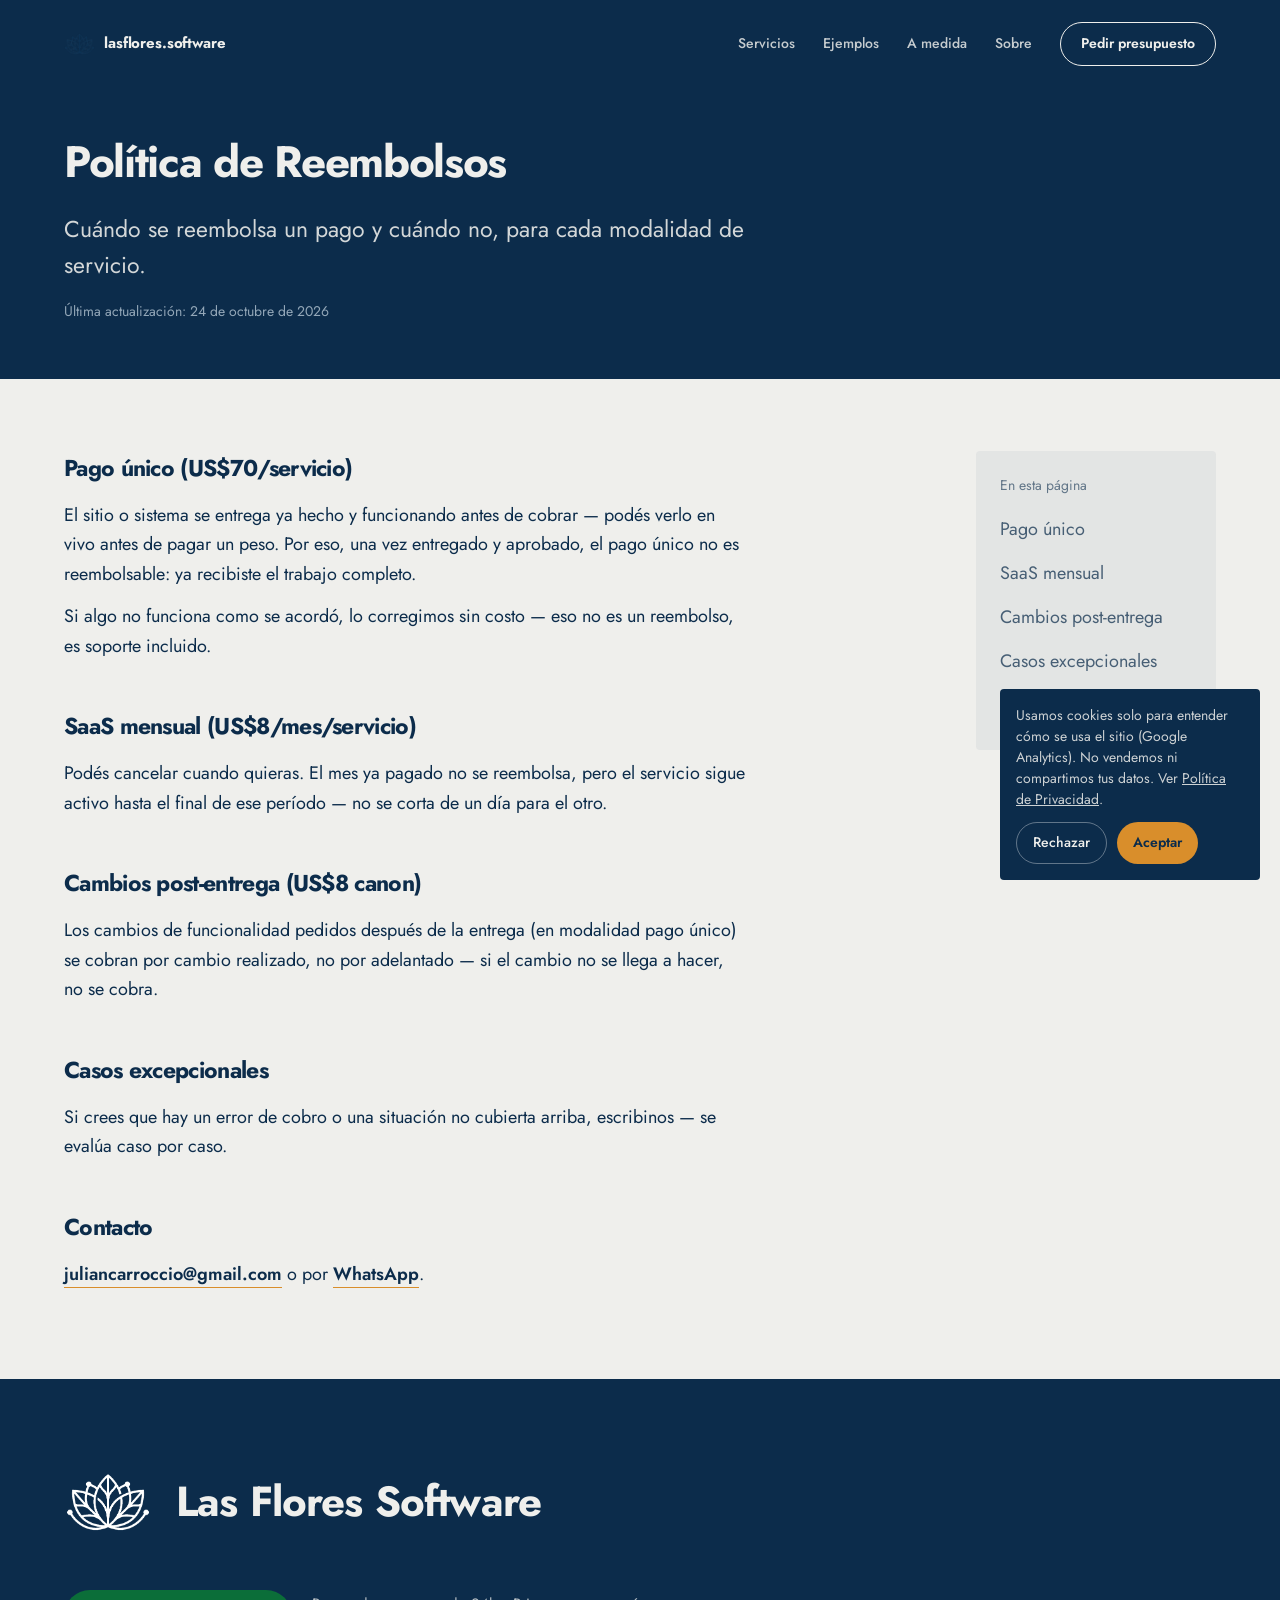
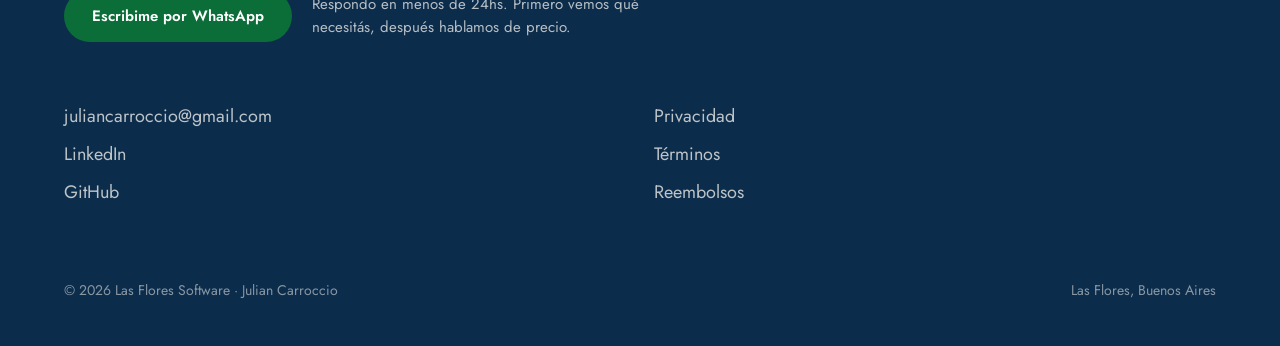
<file: reembolsos.html>
<!DOCTYPE html>
<html lang="es">
<head>
<meta charset="UTF-8" />
<meta name="viewport" content="width=device-width, initial-scale=1.0" />
<title>Política de Reembolsos — Las Flores Software</title>
<meta name="description" content="Política de reembolsos de Las Flores Software." />
<link rel="icon" type="image/png" sizes="32x32" href="assets/favicon-32.png" />
<link rel="canonical" href="https://lasflores.software/reembolsos.html" />
<meta name="robots" content="noindex, follow" />

<link rel="preconnect" href="https://fonts.googleapis.com" />
<link rel="preconnect" href="https://fonts.gstatic.com" crossorigin />
<link href="https://fonts.googleapis.com/css2?family=Jost:wght@400;500;600;700&display=swap" rel="stylesheet" />
<link rel="stylesheet" href="assets/chrome.css" />
<noscript><style>[data-reveal]{opacity:1!important;transform:none!important;}</style></noscript>
</head>
<body>

<header class="sitenav">
  <a href="index.html" class="nav-word"><img src="assets/logo.png" alt="Las Flores Software" /> lasflores.software</a>
  <nav class="nav-links">
    <a class="nav-link" href="index.html#servicios">Servicios</a>
    <a class="nav-link" href="index.html#ejemplos">Ejemplos</a>
    <a class="nav-link" href="index.html#a-medida">A medida</a>
    <a class="nav-link" href="index.html#sobre">Sobre</a>
    <a class="nav-btn" href="index.html#precios">Pedir presupuesto</a>
  </nav>
  <button class="nav-toggle" id="nav-toggle" aria-label="Abrir menú" aria-expanded="false" aria-controls="mobile-menu">
    <span></span><span></span><span></span>
  </button>
</header>

<div class="mobile-menu" id="mobile-menu">
  <a href="index.html#servicios">Servicios</a>
  <a href="index.html#ejemplos">Ejemplos</a>
  <a href="index.html#a-medida">A medida</a>
  <a href="index.html#precios">Precios</a>
  <a href="index.html#sobre">Sobre mí</a>
  <a class="nav-btn" href="https://wa.me/5492244472255?text=Hola%20Julian%2C%20vi%20Las%20Flores%20Software%20y%20quiero%20consultar" target="_blank">Hablar por WhatsApp</a>
</div>

<button class="back-to-top" id="back-to-top" aria-label="Volver arriba">↑</button>

<div class="cookie-banner" id="cookie-banner">
  <p class="cookie-text">Usamos cookies solo para entender cómo se usa el sitio (Google Analytics). No vendemos ni compartimos tus datos. Ver <a href="privacidad.html">Política de Privacidad</a>.</p>
  <p class="cookie-text-short">Usamos cookies para medir visitas. <a href="privacidad.html">Más info</a>.</p>
  <div class="cookie-actions">
    <button class="btn-cookie-reject" id="cookie-reject">Rechazar</button>
    <button class="btn-cookie-accept" id="cookie-accept">Aceptar</button>
  </div>
</div>

<section class="legal-top field pad" data-ink="#EFEFEC">
  <h1 data-reveal>Política de Reembolsos</h1>
  <p class="legal-lead" data-reveal>Cuándo se reembolsa un pago y cuándo no, para cada modalidad de servicio.</p>
  <p class="legal-updated" data-reveal>Última actualización: 24 de octubre de 2026</p>
</section>

<section class="legal-body pad" data-ink="#0C2C4B">
  <div class="legal-content">
    <div class="legal-section">
      <h2 id="pago-unico" data-reveal>Pago único (US$70/servicio)</h2>
      <p data-reveal>El sitio o sistema se entrega ya hecho y funcionando antes de cobrar — podés verlo en vivo antes de pagar un peso. Por eso, una vez entregado y aprobado, el pago único no es reembolsable: ya recibiste el trabajo completo.</p>
      <p data-reveal>Si algo no funciona como se acordó, lo corregimos sin costo — eso no es un reembolso, es soporte incluido.</p>
    </div>

    <div class="legal-section">
      <h2 id="saas-mensual" data-reveal>SaaS mensual (US$8/mes/servicio)</h2>
      <p data-reveal>Podés cancelar cuando quieras. El mes ya pagado no se reembolsa, pero el servicio sigue activo hasta el final de ese período — no se corta de un día para el otro.</p>
    </div>

    <div class="legal-section">
      <h2 id="cambios-post-entrega" data-reveal>Cambios post-entrega (US$8 canon)</h2>
      <p data-reveal>Los cambios de funcionalidad pedidos después de la entrega (en modalidad pago único) se cobran por cambio realizado, no por adelantado — si el cambio no se llega a hacer, no se cobra.</p>
    </div>

    <div class="legal-section">
      <h2 id="casos-excepcionales" data-reveal>Casos excepcionales</h2>
      <p data-reveal>Si crees que hay un error de cobro o una situación no cubierta arriba, escribinos — se evalúa caso por caso.</p>
    </div>

    <div class="legal-section">
      <h2 id="contacto-legal" data-reveal>Contacto</h2>
      <p data-reveal><a href="mailto:juliancarroccio@gmail.com">juliancarroccio@gmail.com</a> o por <a href="https://wa.me/5492244472255" target="_blank">WhatsApp</a>.</p>
    </div>
  </div>

  <aside class="legal-toc" aria-label="Índice">
    <span class="toc-label">En esta página</span>
    <a href="#pago-unico">Pago único</a>
    <a href="#saas-mensual">SaaS mensual</a>
    <a href="#cambios-post-entrega">Cambios post-entrega</a>
    <a href="#casos-excepcionales">Casos excepcionales</a>
    <a href="#contacto-legal">Contacto</a>
  </aside>
</section>

<footer class="site-footer" id="contacto" data-ink="#EFEFEC">
  <div class="footer-mark" data-reveal>
    <img src="assets/logo.png" alt="" aria-hidden="true" />
    <div class="fname">Las Flores Software</div>
  </div>
  <div class="footer-cta-row" data-reveal>
    <a href="https://wa.me/5492244472255?text=Hola%20Julian%2C%20vi%20Las%20Flores%20Software%20y%20quiero%20consultar" target="_blank" class="btn btn--wa">Escribime por WhatsApp</a>
    <p style="max-width:40ch;opacity:.75;font-size:15px;">Respondo en menos de 24hs. Primero vemos qué necesitás, después hablamos de precio.</p>
  </div>
  <div class="footer-cols" data-reveal>
    <div class="footer-col">
      <a href="mailto:juliancarroccio@gmail.com">juliancarroccio@gmail.com</a>
      <a href="https://ar.linkedin.com/in/julian-carroccio" target="_blank">LinkedIn</a>
      <a href="https://github.com/juliancarroccio" target="_blank">GitHub</a>
    </div>
    <div class="footer-col">
      <a href="privacidad.html">Privacidad</a>
      <a href="terminos.html">Términos</a>
      <a href="reembolsos.html">Reembolsos</a>
    </div>
  </div>
  <div class="footer-bottom">
    <span>© 2026 Las Flores Software · Julian Carroccio</span>
    <span>Las Flores, Buenos Aires</span>
  </div>
</footer>

<script src="assets/chrome.js"></script>
</body>
</html>
</file>
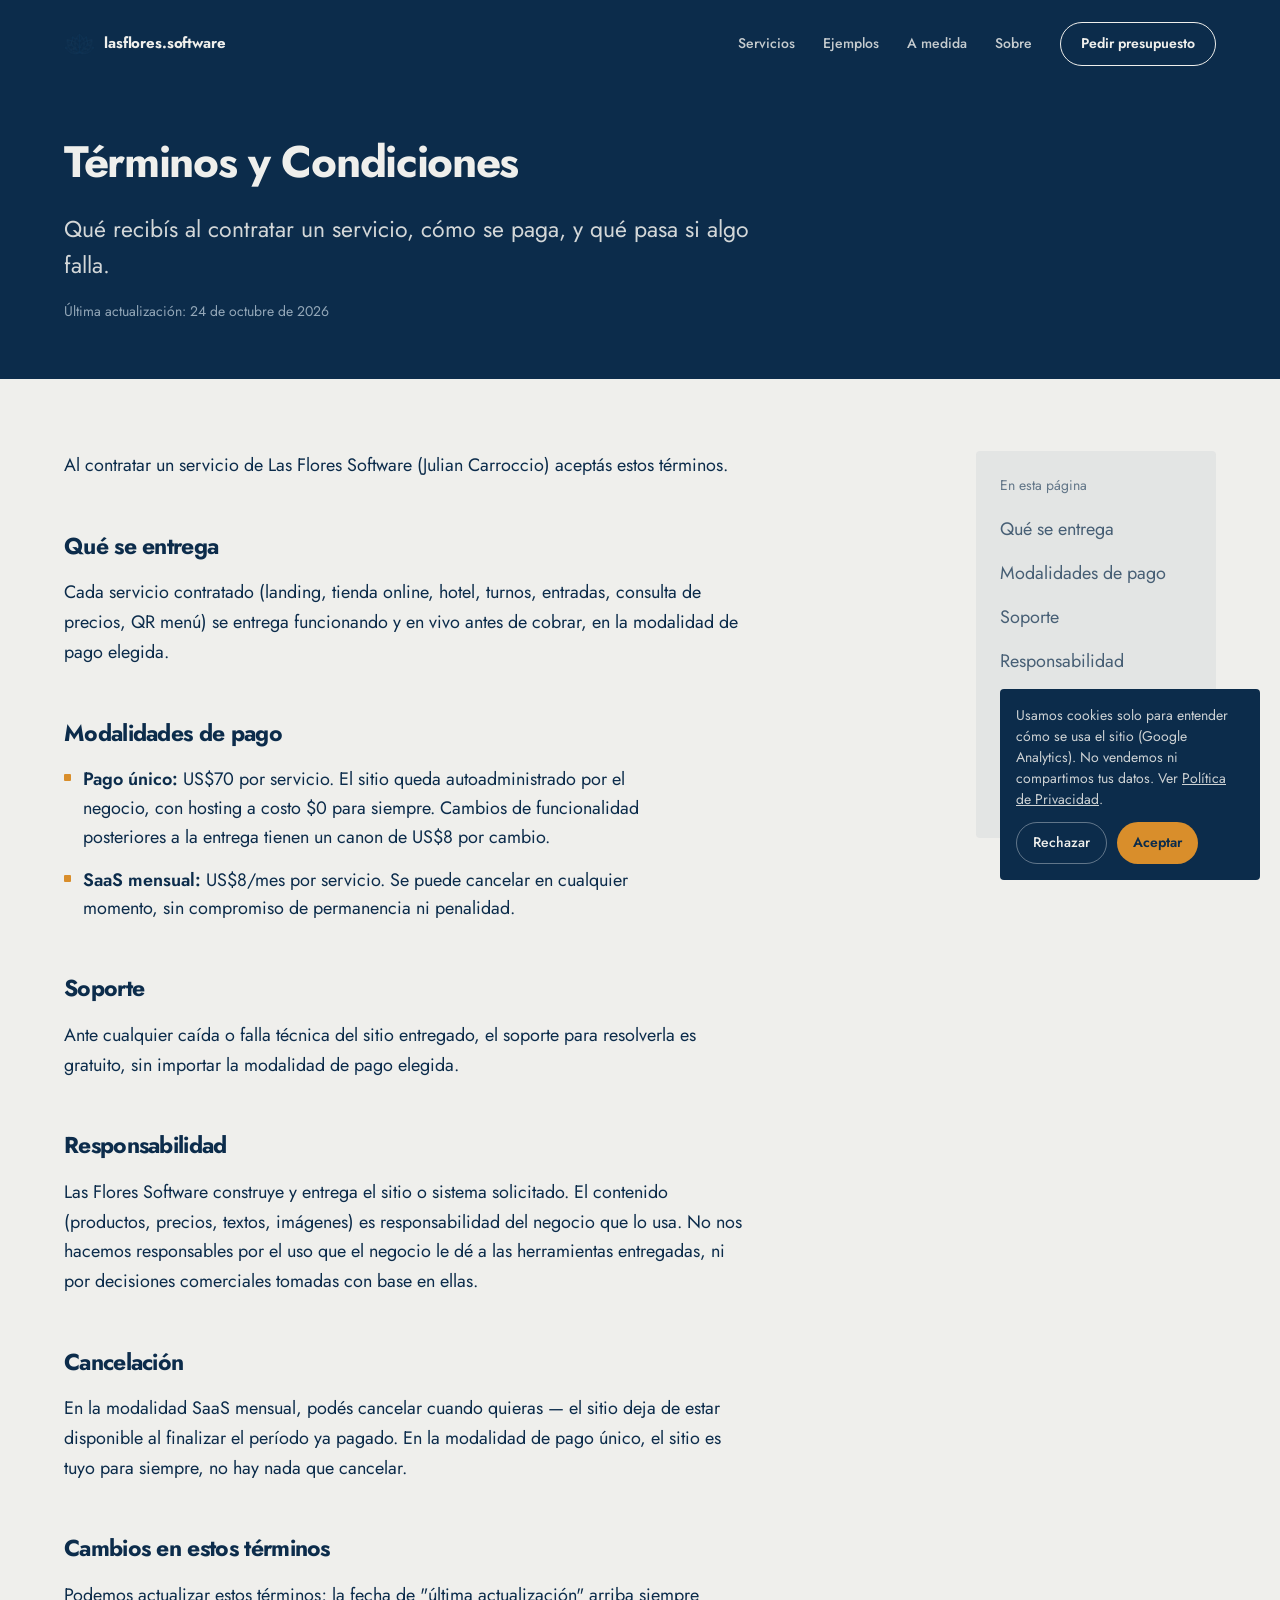
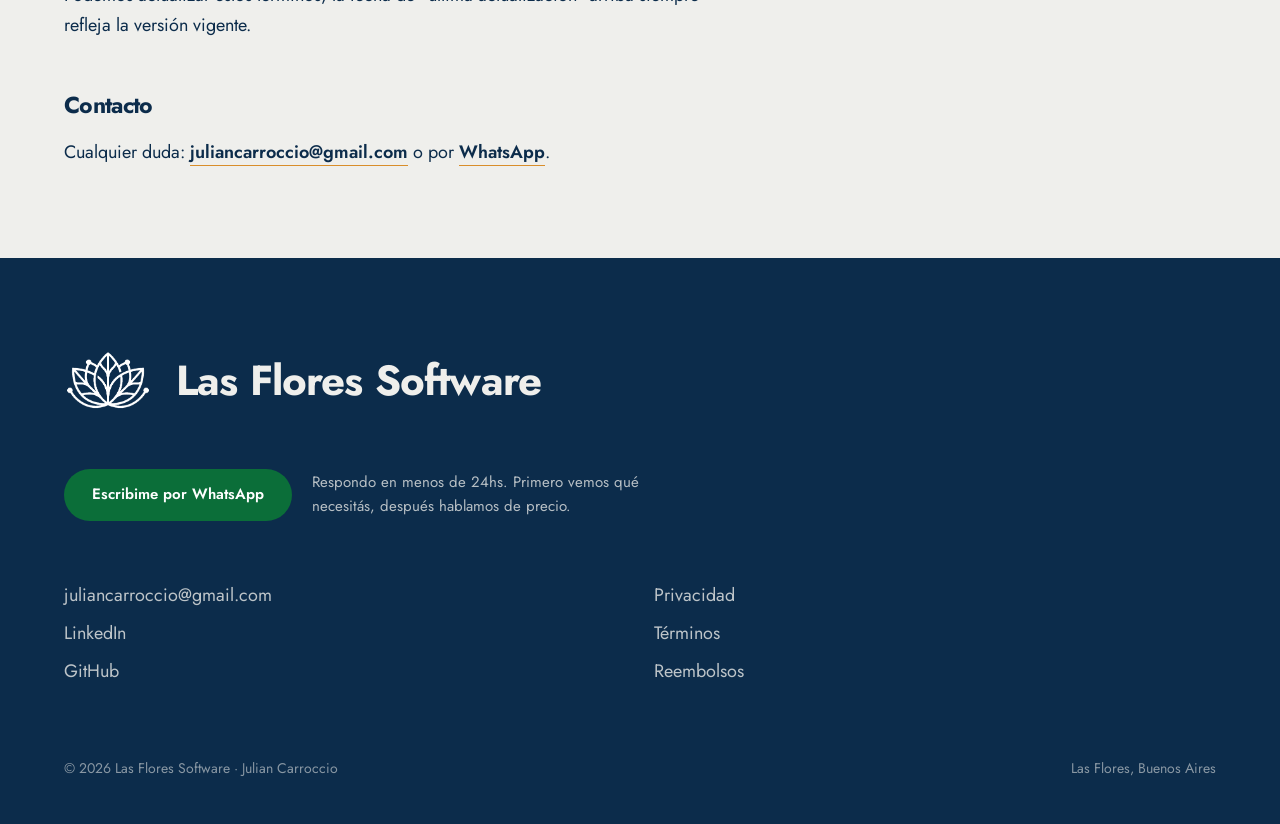
<file: terminos.html>
<!DOCTYPE html>
<html lang="es">
<head>
<meta charset="UTF-8" />
<meta name="viewport" content="width=device-width, initial-scale=1.0" />
<title>Términos y Condiciones — Las Flores Software</title>
<meta name="description" content="Términos y condiciones del servicio de Las Flores Software." />
<link rel="icon" type="image/png" sizes="32x32" href="assets/favicon-32.png" />
<link rel="canonical" href="https://lasflores.software/terminos.html" />
<meta name="robots" content="noindex, follow" />

<link rel="preconnect" href="https://fonts.googleapis.com" />
<link rel="preconnect" href="https://fonts.gstatic.com" crossorigin />
<link href="https://fonts.googleapis.com/css2?family=Jost:wght@400;500;600;700&display=swap" rel="stylesheet" />
<link rel="stylesheet" href="assets/chrome.css" />
<noscript><style>[data-reveal]{opacity:1!important;transform:none!important;}</style></noscript>
</head>
<body>

<header class="sitenav">
  <a href="index.html" class="nav-word"><img src="assets/logo.png" alt="Las Flores Software" /> lasflores.software</a>
  <nav class="nav-links">
    <a class="nav-link" href="index.html#servicios">Servicios</a>
    <a class="nav-link" href="index.html#ejemplos">Ejemplos</a>
    <a class="nav-link" href="index.html#a-medida">A medida</a>
    <a class="nav-link" href="index.html#sobre">Sobre</a>
    <a class="nav-btn" href="index.html#precios">Pedir presupuesto</a>
  </nav>
  <button class="nav-toggle" id="nav-toggle" aria-label="Abrir menú" aria-expanded="false" aria-controls="mobile-menu">
    <span></span><span></span><span></span>
  </button>
</header>

<div class="mobile-menu" id="mobile-menu">
  <a href="index.html#servicios">Servicios</a>
  <a href="index.html#ejemplos">Ejemplos</a>
  <a href="index.html#a-medida">A medida</a>
  <a href="index.html#precios">Precios</a>
  <a href="index.html#sobre">Sobre mí</a>
  <a class="nav-btn" href="https://wa.me/5492244472255?text=Hola%20Julian%2C%20vi%20Las%20Flores%20Software%20y%20quiero%20consultar" target="_blank">Hablar por WhatsApp</a>
</div>

<button class="back-to-top" id="back-to-top" aria-label="Volver arriba">↑</button>

<div class="cookie-banner" id="cookie-banner">
  <p class="cookie-text">Usamos cookies solo para entender cómo se usa el sitio (Google Analytics). No vendemos ni compartimos tus datos. Ver <a href="privacidad.html">Política de Privacidad</a>.</p>
  <p class="cookie-text-short">Usamos cookies para medir visitas. <a href="privacidad.html">Más info</a>.</p>
  <div class="cookie-actions">
    <button class="btn-cookie-reject" id="cookie-reject">Rechazar</button>
    <button class="btn-cookie-accept" id="cookie-accept">Aceptar</button>
  </div>
</div>

<section class="legal-top field pad" data-ink="#EFEFEC">
  <h1 data-reveal>Términos y Condiciones</h1>
  <p class="legal-lead" data-reveal>Qué recibís al contratar un servicio, cómo se paga, y qué pasa si algo falla.</p>
  <p class="legal-updated" data-reveal>Última actualización: 24 de octubre de 2026</p>
</section>

<section class="legal-body pad" data-ink="#0C2C4B">
  <div class="legal-content">
    <div class="legal-section">
      <p data-reveal>Al contratar un servicio de Las Flores Software (Julian Carroccio) aceptás estos términos.</p>
    </div>

    <div class="legal-section">
      <h2 id="que-se-entrega" data-reveal>Qué se entrega</h2>
      <p data-reveal>Cada servicio contratado (landing, tienda online, hotel, turnos, entradas, consulta de precios, QR menú) se entrega funcionando y en vivo antes de cobrar, en la modalidad de pago elegida.</p>
    </div>

    <div class="legal-section">
      <h2 id="modalidades" data-reveal>Modalidades de pago</h2>
      <ul class="legal-list" data-reveal>
        <li><span><strong>Pago único:</strong> US$70 por servicio. El sitio queda autoadministrado por el negocio, con hosting a costo $0 para siempre. Cambios de funcionalidad posteriores a la entrega tienen un canon de US$8 por cambio.</span></li>
        <li><span><strong>SaaS mensual:</strong> US$8/mes por servicio. Se puede cancelar en cualquier momento, sin compromiso de permanencia ni penalidad.</span></li>
      </ul>
    </div>

    <div class="legal-section">
      <h2 id="soporte" data-reveal>Soporte</h2>
      <p data-reveal>Ante cualquier caída o falla técnica del sitio entregado, el soporte para resolverla es gratuito, sin importar la modalidad de pago elegida.</p>
    </div>

    <div class="legal-section">
      <h2 id="responsabilidad" data-reveal>Responsabilidad</h2>
      <p data-reveal>Las Flores Software construye y entrega el sitio o sistema solicitado. El contenido (productos, precios, textos, imágenes) es responsabilidad del negocio que lo usa. No nos hacemos responsables por el uso que el negocio le dé a las herramientas entregadas, ni por decisiones comerciales tomadas con base en ellas.</p>
    </div>

    <div class="legal-section">
      <h2 id="cancelacion" data-reveal>Cancelación</h2>
      <p data-reveal>En la modalidad SaaS mensual, podés cancelar cuando quieras — el sitio deja de estar disponible al finalizar el período ya pagado. En la modalidad de pago único, el sitio es tuyo para siempre, no hay nada que cancelar.</p>
    </div>

    <div class="legal-section">
      <h2 id="cambios" data-reveal>Cambios en estos términos</h2>
      <p data-reveal>Podemos actualizar estos términos; la fecha de "última actualización" arriba siempre refleja la versión vigente.</p>
    </div>

    <div class="legal-section">
      <h2 id="contacto-legal" data-reveal>Contacto</h2>
      <p data-reveal>Cualquier duda: <a href="mailto:juliancarroccio@gmail.com">juliancarroccio@gmail.com</a> o por <a href="https://wa.me/5492244472255" target="_blank">WhatsApp</a>.</p>
    </div>
  </div>

  <aside class="legal-toc" aria-label="Índice">
    <span class="toc-label">En esta página</span>
    <a href="#que-se-entrega">Qué se entrega</a>
    <a href="#modalidades">Modalidades de pago</a>
    <a href="#soporte">Soporte</a>
    <a href="#responsabilidad">Responsabilidad</a>
    <a href="#cancelacion">Cancelación</a>
    <a href="#cambios">Cambios</a>
    <a href="#contacto-legal">Contacto</a>
  </aside>
</section>

<footer class="site-footer" id="contacto" data-ink="#EFEFEC">
  <div class="footer-mark" data-reveal>
    <img src="assets/logo.png" alt="" aria-hidden="true" />
    <div class="fname">Las Flores Software</div>
  </div>
  <div class="footer-cta-row" data-reveal>
    <a href="https://wa.me/5492244472255?text=Hola%20Julian%2C%20vi%20Las%20Flores%20Software%20y%20quiero%20consultar" target="_blank" class="btn btn--wa">Escribime por WhatsApp</a>
    <p style="max-width:40ch;opacity:.75;font-size:15px;">Respondo en menos de 24hs. Primero vemos qué necesitás, después hablamos de precio.</p>
  </div>
  <div class="footer-cols" data-reveal>
    <div class="footer-col">
      <a href="mailto:juliancarroccio@gmail.com">juliancarroccio@gmail.com</a>
      <a href="https://ar.linkedin.com/in/julian-carroccio" target="_blank">LinkedIn</a>
      <a href="https://github.com/juliancarroccio" target="_blank">GitHub</a>
    </div>
    <div class="footer-col">
      <a href="privacidad.html">Privacidad</a>
      <a href="terminos.html">Términos</a>
      <a href="reembolsos.html">Reembolsos</a>
    </div>
  </div>
  <div class="footer-bottom">
    <span>© 2026 Las Flores Software · Julian Carroccio</span>
    <span>Las Flores, Buenos Aires</span>
  </div>
</footer>

<script src="assets/chrome.js"></script>
</body>
</html>
</file>
<file: assets/chrome.css>
/* ============================================================
   Shared chrome for secondary pages (404, privacidad, terminos,
   reembolsos): same tokens, header, mobile menu, footer, cookie
   banner and back-to-top as index.html. index.html keeps its CSS
   inline on purpose and does not load this file.
   ============================================================ */
*, *::before, *::after { box-sizing: border-box; }
html { -webkit-text-size-adjust: 100%; scroll-behavior: auto; overflow-x: hidden; }
body { margin: 0; overflow-x: hidden; max-width: 100%; background: #EFEFEC; color: #0C2C4B; font-family: 'Jost', system-ui, sans-serif; font-size: 16px; line-height: 1.55; -webkit-font-smoothing: antialiased; }
h1,h2,h3,h4,p,ul,ol,figure,blockquote { margin: 0; }
ul,ol { padding: 0; list-style: none; }
img,svg { display: block; max-width: 100%; }
button, input { font: inherit; color: inherit; }
button { background: none; border: 0; padding: 0; cursor: pointer; }
a { color: inherit; text-decoration: none; }
:focus-visible { outline: 2px solid #D98E2B; outline-offset: 3px; }
::selection { background: #D98E2B; color: #0C2C4B; }

:root {
  --navy: #0C2C4B;
  --paper: #EFEFEC;
  --gold: #D98E2B;
  --gold-dim: #B5752A;
  --green: #1F4D3A;
  --muted-on-paper: #43596E;
  --muted-on-navy: #93A7B8;
  --wa: #0B6E39;
  --margin: clamp(20px, 5vw, 80px);
  --step-small: 14px;
  --step-body: clamp(17px, 1rem + 0.2vw, 18px);
  --step-lead: clamp(20px, 1.2rem + 0.5vw, 23px);
  --step-head: clamp(30px, 1.2rem + 2.6vw, 44px);
  --step-display: clamp(48px, 1.5rem + 7.5vw, 104px);
  --ease-out: cubic-bezier(.22,1,.36,1);
  --t-reveal: 760ms;
}

h1,h2,h3 { font-weight: 700; letter-spacing: -0.03em; text-wrap: balance; }
p { max-width: 62ch; }

/* ---------- fixed header: no bar, no blur, ink follows the chapter beneath it ---------- */
header.sitenav {
  position: fixed; top: 0; left: 0; right: 0; z-index: 100;
  display: flex; align-items: center; justify-content: space-between;
  padding: 22px var(--margin);
  color: var(--header-ink, var(--navy));
  transition: color 300ms ease;
  pointer-events: none;
}
header.sitenav * { pointer-events: auto; }
.nav-word { font-weight: 700; font-size: 15px; letter-spacing: -0.01em; display: flex; align-items: center; gap: 9px; }
.nav-word img { height: 22px; width: auto; }
.nav-links { display: flex; align-items: center; gap: 28px; }
.nav-links a.nav-link { font-size: 14px; font-weight: 500; opacity: .82; transition: opacity .18s; }
.nav-links a.nav-link:hover { opacity: 1; }
.nav-btn { font-size: 14px; font-weight: 600; padding: 10px 20px; border: 1.5px solid currentColor; border-radius: 999px; transition: background-color .18s, color .18s; }
.nav-btn:hover { background: currentColor; color: var(--navy); }
.nav-toggle { display: none; width: 30px; height: 30px; flex-direction: column; justify-content: center; gap: 6px; }
.nav-toggle span { display: block; height: 2px; width: 100%; background: currentColor; transition: transform .25s, opacity .25s; }
.nav-toggle.open span:nth-child(1) { transform: translateY(8px) rotate(45deg); }
.nav-toggle.open span:nth-child(2) { opacity: 0; }
.nav-toggle.open span:nth-child(3) { transform: translateY(-8px) rotate(-45deg); }
@media (max-width: 860px) {
  .nav-links { display: none; }
  .nav-toggle { display: flex; }
}

.mobile-menu { position: fixed; inset: 0; z-index: 99; background: var(--navy); color: var(--paper); display: none; flex-direction: column; align-items: flex-start; justify-content: center; gap: 26px; padding: 0 var(--margin); transform: translateY(-16px); opacity: 0; pointer-events: none; transition: opacity .25s, transform .25s; }
.mobile-menu.open { display: flex; opacity: 1; transform: translateY(0); pointer-events: auto; }
.mobile-menu a { font-size: 30px; font-weight: 600; }
.mobile-menu .nav-btn { border-color: var(--paper); margin-top: 8px; }
.mobile-menu .nav-btn:hover { background: var(--paper); color: var(--navy); }

/* ---------- shared section rhythm ---------- */
.field { width: 100%; }
.pad { padding-left: var(--margin); padding-right: var(--margin); }
.small { font-size: var(--step-small); }
.lead { font-size: var(--step-lead); line-height: 1.4; }
.muted-p { color: var(--muted-on-paper); }
.muted-n { color: var(--muted-on-navy); }

.btn { display: inline-flex; align-items: center; gap: 8px; min-height: 52px; padding: 0 28px; background: var(--navy); color: var(--paper); border-radius: 999px; font-weight: 600; font-size: 15px; transition: transform .16s var(--ease-out), opacity .16s; }
.btn:hover { transform: translateY(-2px); opacity: .92; }
.btn:active { transform: scale(.97); }
.btn--on-navy { background: var(--gold); color: var(--navy); }
.btn--on-gold { background: var(--navy); color: var(--paper); }
.btn--on-green { background: var(--paper); color: var(--navy); }
.btn--outline { background: none; border: 1.5px solid currentColor; }
.btn--wa { background: var(--wa); color: #fff; }
.text-link { font-weight: 600; font-size: 15px; border-bottom: 1.5px solid currentColor; padding-bottom: 2px; transition: opacity .16s; }
.text-link:hover { opacity: .7; }

[data-reveal] { opacity: 0; transform: translateY(26px); transition: opacity var(--t-reveal) var(--ease-out), transform var(--t-reveal) var(--ease-out); }
[data-reveal].is-in { opacity: 1; transform: none; }
@media (prefers-reduced-motion: reduce) {
  [data-reveal] { opacity: 1; transform: none; transition: none; }
}

/* ============ FOOTER ============ */
footer.site-footer { background: var(--navy); color: var(--paper); padding: clamp(64px,10vh,110px) var(--margin) 44px; display: flex; flex-direction: column; gap: 56px; }
.footer-mark { display: flex; align-items: center; gap: 24px; flex-wrap: wrap; }
.footer-mark img { width: clamp(56px,7vw,88px); height: auto; filter: invert(1) brightness(2); }
.footer-mark .fname { font-size: clamp(26px, 3.4vw, 42px); font-weight: 700; letter-spacing: -0.02em; }
.footer-cta-row { display: flex; flex-wrap: wrap; gap: 20px; align-items: center; }
.footer-cols { display: grid; grid-template-columns: 1fr; gap: 28px; }
@media (min-width: 700px) { .footer-cols { grid-template-columns: 1fr 1fr; } }
.footer-col a { display: block; font-size: var(--step-body); opacity: .78; padding: 5px 0; transition: opacity .16s; }
.footer-col a:hover { opacity: 1; }
.footer-bottom { display: flex; justify-content: space-between; flex-wrap: wrap; gap: 12px; font-size: var(--step-small); opacity: .55; margin-top: 12px; }

/* ============ cookie banner + back to top (flat, no glass) ============ */
.cookie-banner { position: fixed; right: 20px; bottom: 20px; z-index: 95; width: min(260px, calc(100vw - 40px)); background: var(--navy); color: var(--paper); padding: 16px; border-radius: 4px; display: flex; flex-direction: column; gap: 12px; transform: translateY(calc(100% + 20px)); transition: transform .3s var(--ease-out); }
.cookie-banner.visible { transform: translateY(0); }
.cookie-text, .cookie-text-short { font-size: var(--step-small); opacity: .85; line-height: 1.5; }
.cookie-text a, .cookie-text-short a { text-decoration: underline; }
.cookie-text-short { display: none; }
.cookie-actions { display: flex; gap: 10px; }
@media (max-width: 480px) {
  .cookie-banner { right: 12px; bottom: 12px; padding: 10px; gap: 0; width: auto; flex-direction: row; align-items: center; }
  .cookie-text, .cookie-text-short { display: none; }
  .cookie-actions { gap: 8px; }
  .btn-cookie-accept, .btn-cookie-reject { padding: 8px 14px; }
}
.btn-cookie-accept { background: var(--gold); color: var(--navy); border: none; padding: 9px 16px; border-radius: 999px; font-size: var(--step-small); font-weight: 600; }
.btn-cookie-reject { background: none; border: 1.5px solid rgba(255,255,255,.35); color: var(--paper); padding: 9px 16px; border-radius: 999px; font-size: var(--step-small); font-weight: 500; }

.back-to-top { position: fixed; bottom: 28px; left: 28px; z-index: 90; width: 48px; height: 48px; border-radius: 50%; background: var(--navy); color: var(--paper); display: flex; align-items: center; justify-content: center; font-size: 18px; opacity: 0; transform: translateY(10px); pointer-events: none; transition: opacity .25s, transform .25s; }
.back-to-top.visible { opacity: 1; transform: translateY(0); pointer-events: auto; }
.back-to-top:hover { opacity: .85; }

/* ============ LEGAL (privacidad, términos, reembolsos) ============ */
.legal-top { background: var(--navy); color: var(--paper); padding-top: 128px; padding-bottom: 56px; }
.legal-top h1 { font-size: var(--step-head); max-width: 18ch; }
.legal-top .legal-lead { font-size: var(--step-lead); color: var(--paper); opacity: .88; max-width: 50ch; margin-top: 16px; }
.legal-top .legal-updated { font-size: var(--step-small); color: var(--muted-on-navy); margin-top: 18px; }
.quick-links { display: flex; flex-wrap: wrap; gap: 10px 28px; margin-top: 8px; }
.quick-links a { font-size: var(--step-body); font-weight: 600; border-bottom: 1.5px solid var(--gold); padding-bottom: 2px; }
.legal-body { background: var(--paper); color: var(--navy); padding-top: clamp(56px,8vh,88px); padding-bottom: clamp(72px,10vh,120px); display: grid; grid-template-columns: 1fr; gap: 48px; align-items: start; }
@media (min-width: 900px) { .legal-body { grid-template-columns: 1fr 240px; gap: 64px; } }
.legal-content { display: flex; flex-direction: column; gap: 48px; min-width: 0; }
.legal-section h2 { font-size: var(--step-lead); margin-bottom: 14px; scroll-margin-top: 110px; }
.legal-section p { font-size: var(--step-body); color: var(--navy); line-height: 1.65; max-width: 62ch; }
.legal-section p + p { margin-top: 12px; }
.legal-section a { font-weight: 600; color: var(--navy); border-bottom: 1.5px solid var(--gold); }
.legal-list { display: flex; flex-direction: column; gap: 14px; margin-top: 14px; max-width: 62ch; }
.legal-list li { display: flex; gap: 12px; font-size: var(--step-body); color: var(--navy); line-height: 1.6; }
.legal-list li::before { content: ''; flex-shrink: 0; width: 7px; height: 7px; margin-top: 9px; background: var(--gold); border-radius: 1px; }
.legal-list li strong { font-weight: 600; }
.legal-toc { display: none; }
@media (min-width: 900px) {
  .legal-toc { display: flex; flex-direction: column; gap: 2px; position: sticky; top: 110px; background: rgba(12,44,75,.05); border-radius: 4px; padding: 24px; }
  .legal-toc .toc-label { font-size: var(--step-small); opacity: .6; margin-bottom: 10px; }
  .legal-toc a { font-size: var(--step-body); padding: 7px 0; opacity: .72; transition: opacity .16s; }
  .legal-toc a:hover { opacity: 1; }
}
</file>
